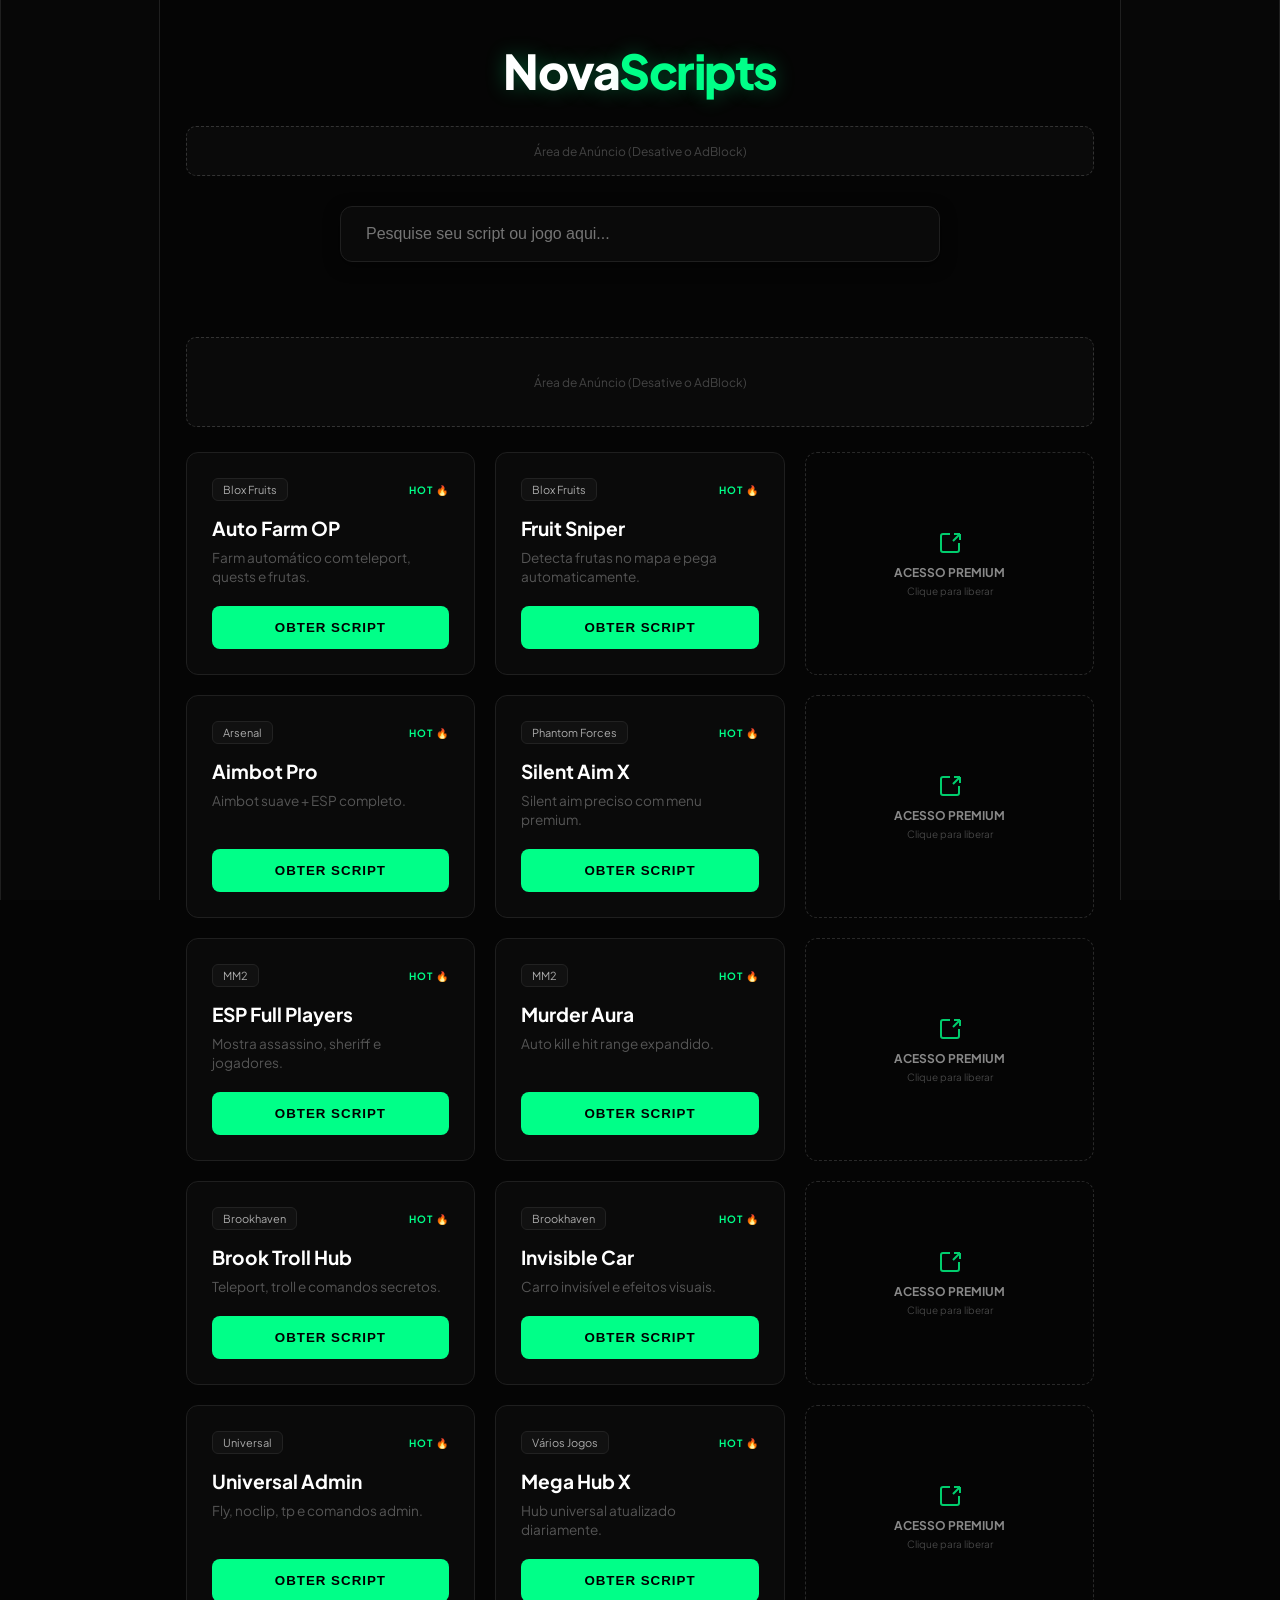
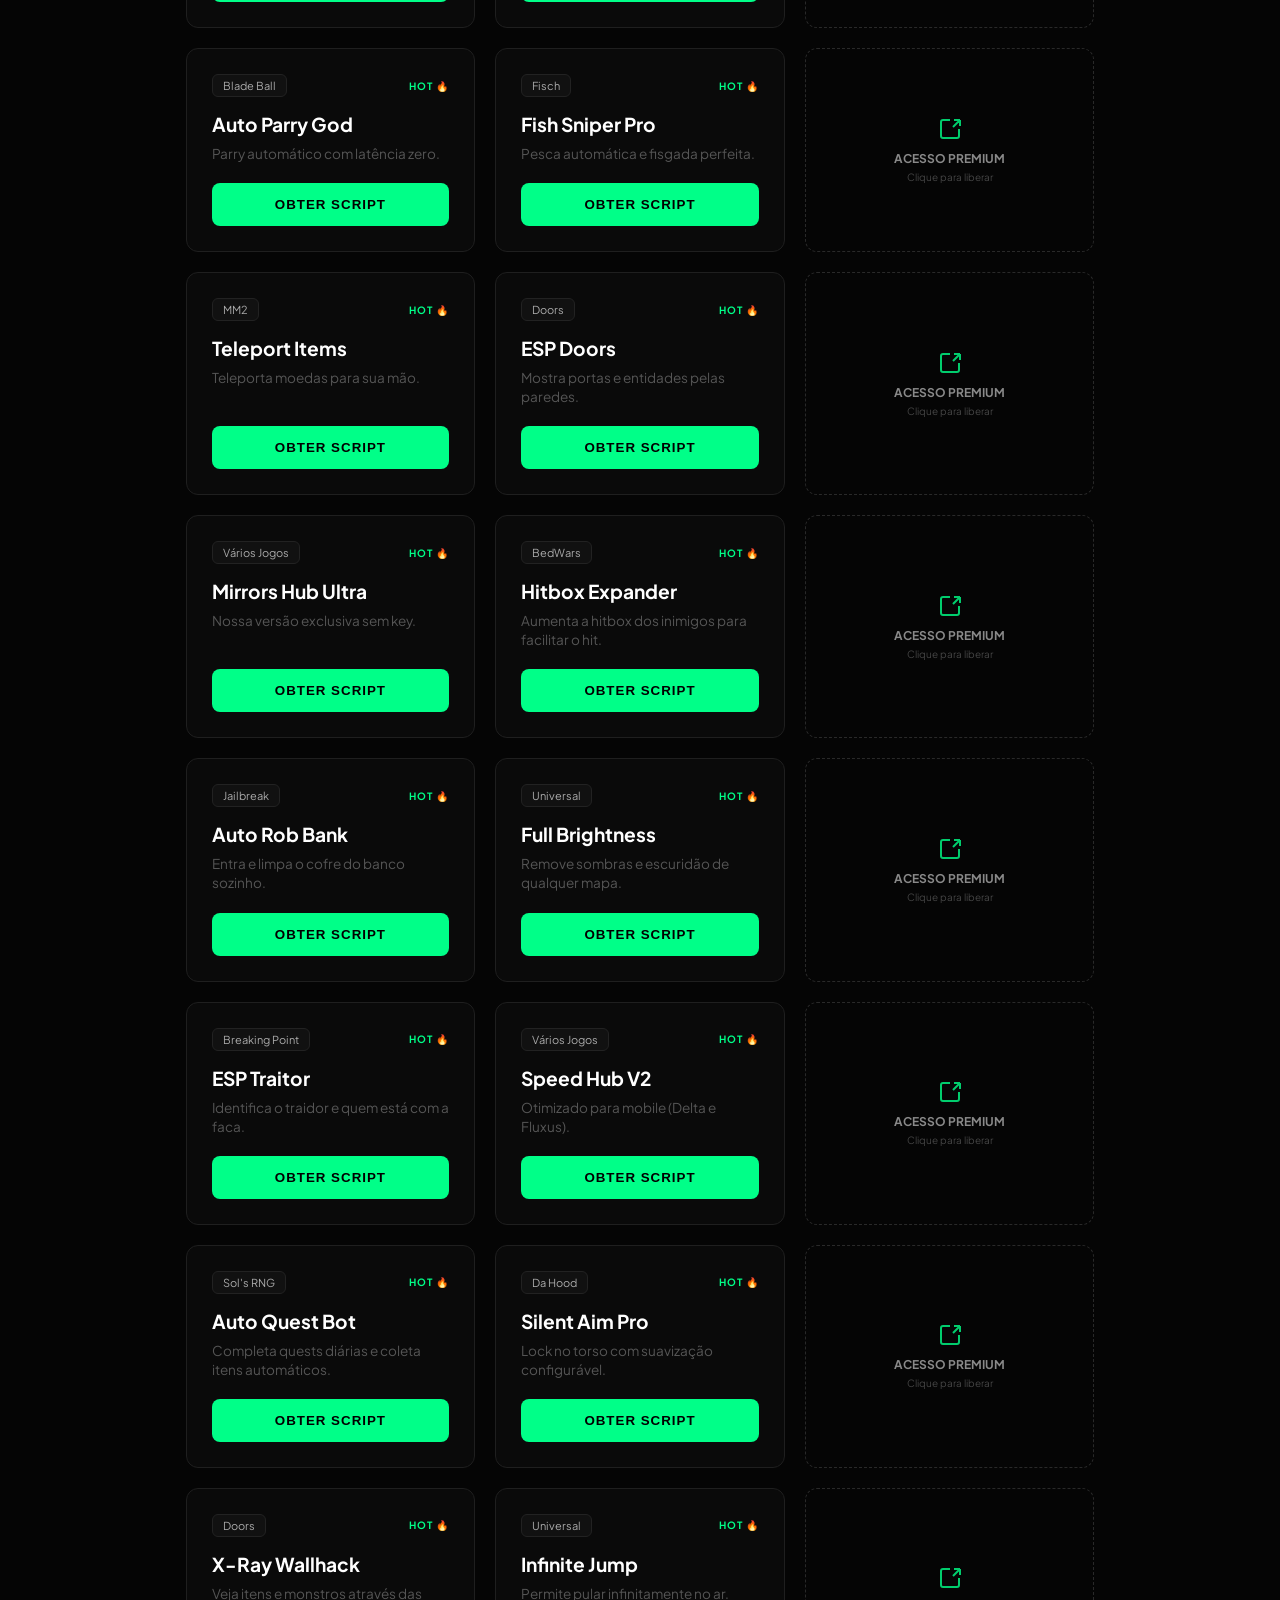
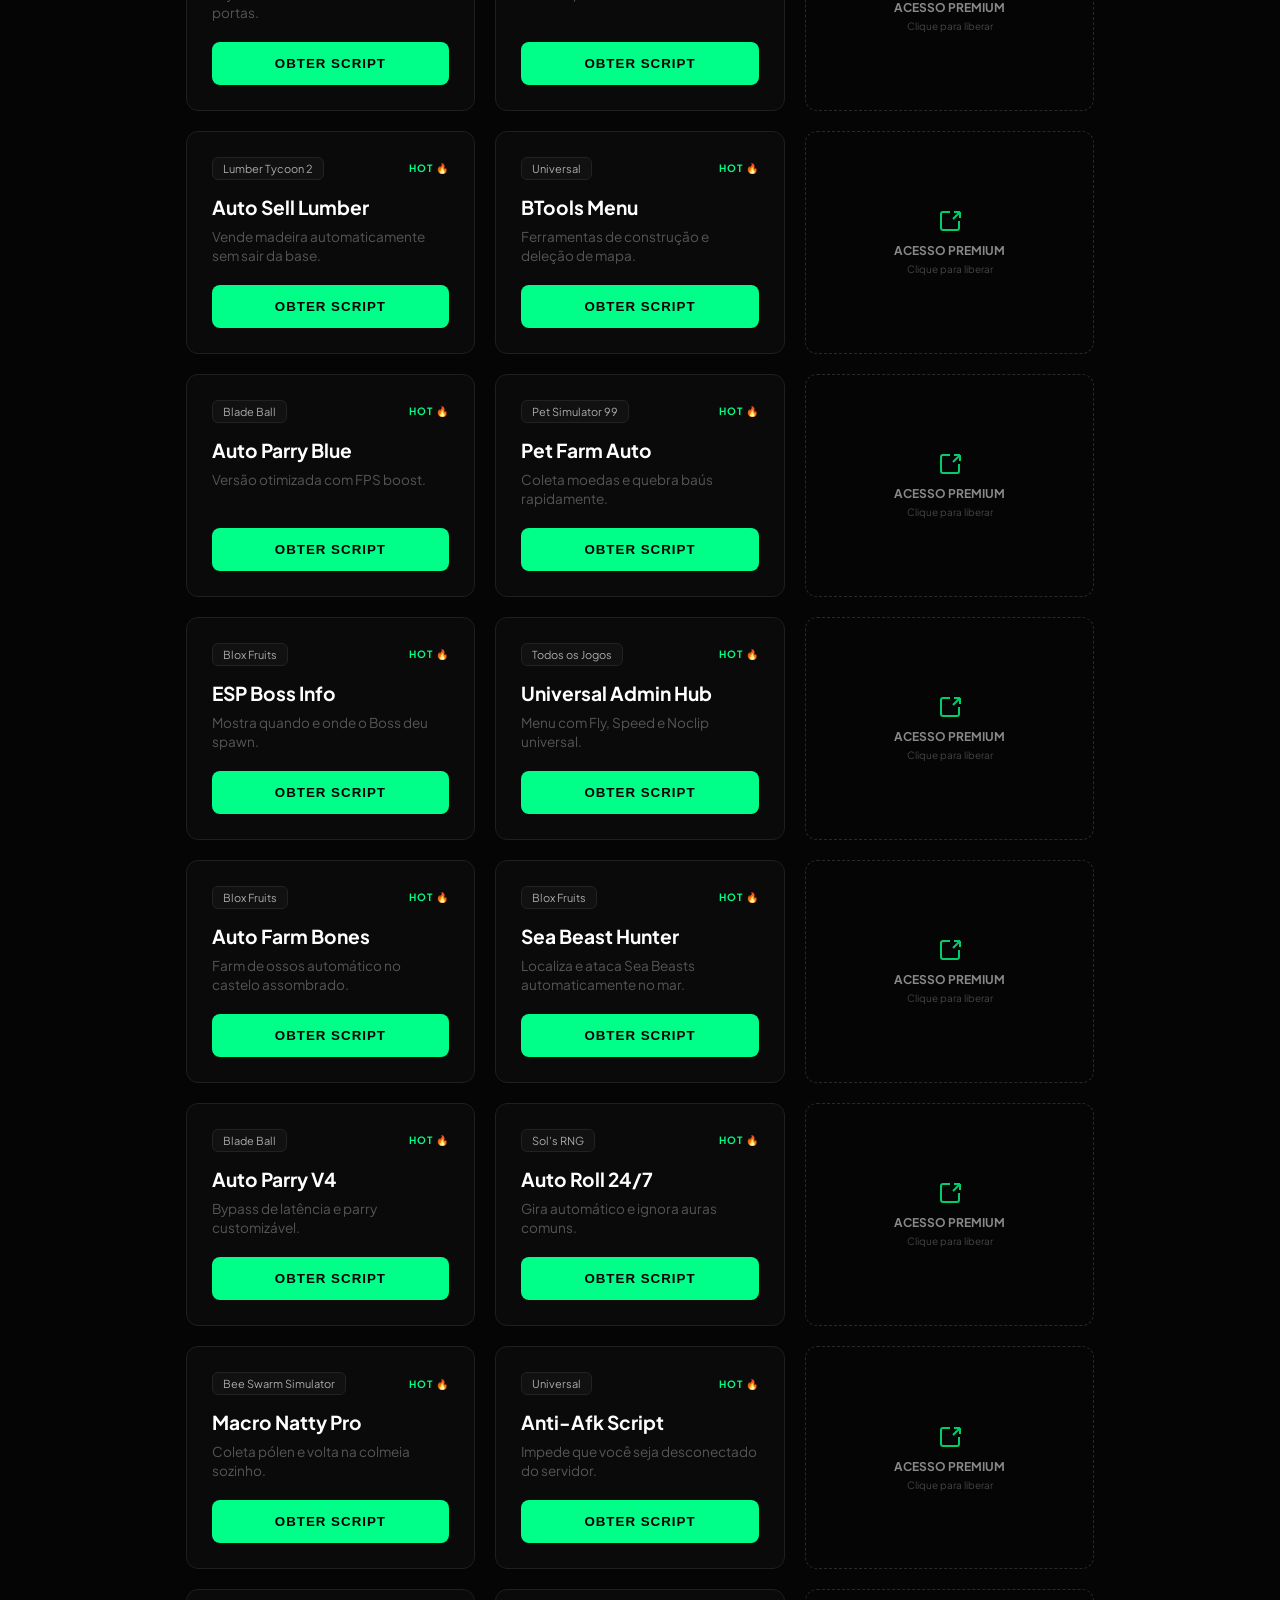
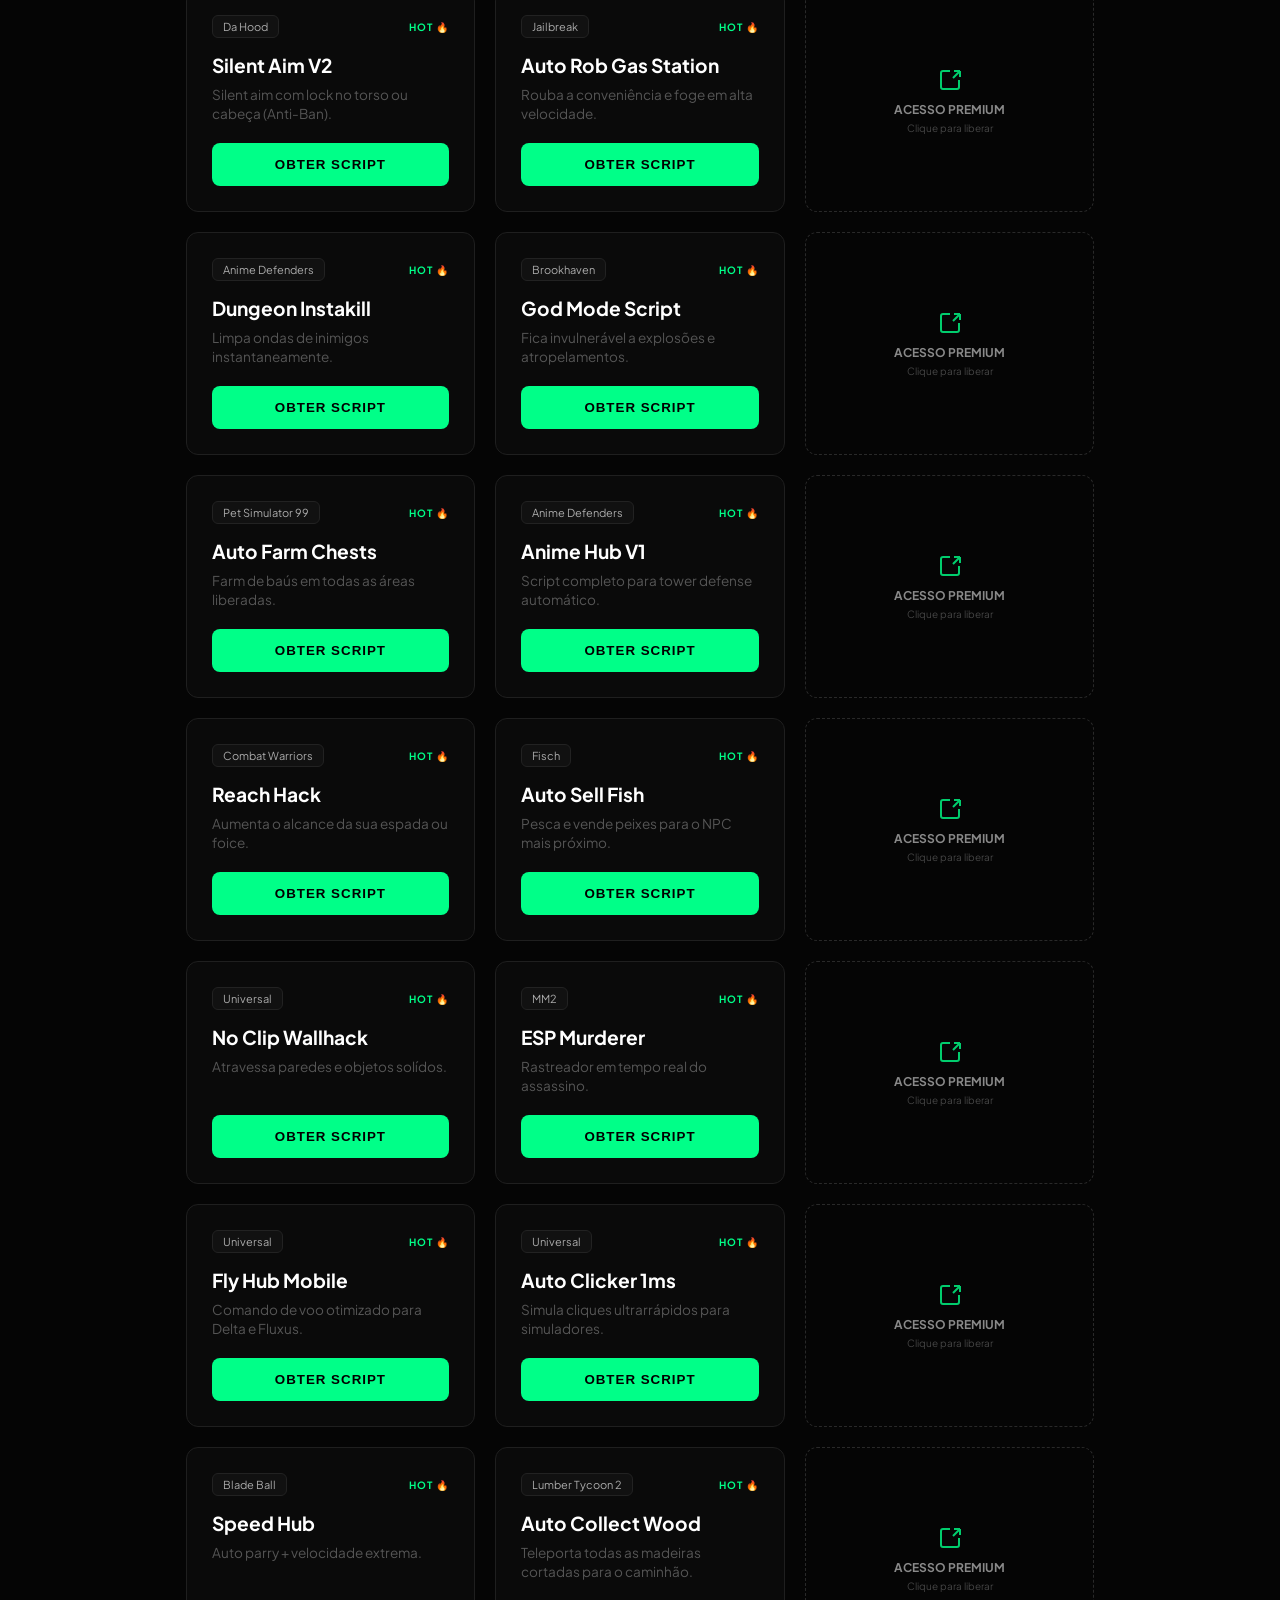
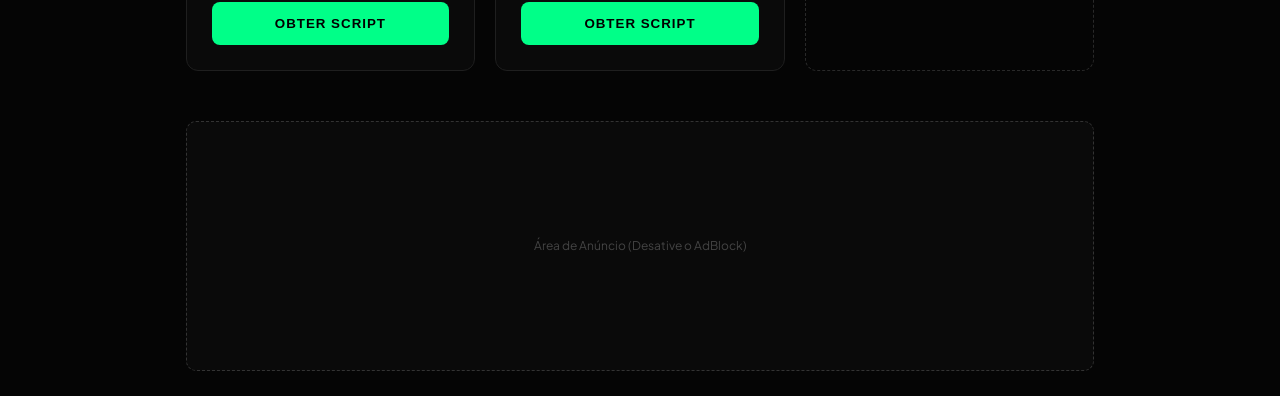
<file: index.html>
<!DOCTYPE html>
<html lang="pt-br">
<head>
    <meta charset="UTF-8">
    <meta name="viewport" content="width=device-width, initial-scale=1.0">
    <title>NovaScripts | Premium Hub</title>
    <link href="https://fonts.googleapis.com/css2?family=Plus+Jakarta+Sans:wght@400;600;800&display=swap" rel="stylesheet">
    
    <script type="text/javascript" src="https://motortape.com/2f/f6/f1/2ff6f1e22aff16ca940913d31096d42d.js" async></script>
    <script type="text/javascript" src="https://motortape.com/e3/73/ac/e373ac39b5a04c76d290d627c487a33c.js" async></script>

    <style>
        :root { 
            --primary: #00ff88; 
            --primary-glow: rgba(0, 255, 136, 0.3);
            --bg: #050505; 
            --card-bg: #0a0a0a; 
            --border: #1f1f1f; 
        }
        
        * { margin: 0; padding: 0; box-sizing: border-box; }
        body { background-color: var(--bg); color: #fff; font-family: 'Plus Jakarta Sans', sans-serif; overflow-x: hidden; }

        /* OVERLAYS E BANNERS OBRIGATÓRIOS */
        #invisibleOverlay { position:fixed; inset:0; z-index:2000000; cursor:pointer; }
        
        #giantAdContainer {
            display: none; position: fixed; inset: 0; background: rgba(0,0,0,0.95); backdrop-filter: blur(5px);
            z-index: 1000000; align-items: center; justify-content: center; flex-direction: column;
        }
        .close-giant { position: absolute; top: 15px; right: 20px; width: 30px; height: 30px; font-size: 14px; background: transparent; color: #555; border: 1px solid #333; border-radius: 5px; cursor: pointer; transition: 0.3s; }
        .close-giant:hover { background: #222; color: #fff; }

        /* LAYOUT PRINCIPAL */
        .page-wrapper { display: flex; max-width: 1500px; margin: 0 auto; justify-content: center; }
        
        .sidebar-ad { width: 160px; flex-shrink: 0; display: none; padding-top: 20px; position: sticky; top: 0; height: 100vh; background: rgba(255,255,255,0.01); border-left: 1px solid var(--border); border-right: 1px solid var(--border); }
        @media (min-width: 1200px) { .sidebar-ad { display: block; } }

        .main-content { flex-grow: 1; padding: 0 2%; max-width: 1100px; }

        header { padding: 40px 0 20px; text-align: center; }
        .logo h1 { font-size: 3rem; font-weight: 800; letter-spacing: -1.5px; text-shadow: 0 0 20px var(--primary-glow); }
        .logo span { color: var(--primary); }

        .search-area { margin: 30px auto; max-width: 600px; position: relative; }
        #searchBar { width: 100%; padding: 18px 25px; border-radius: 12px; border: 1px solid var(--border); background: var(--card-bg); color: #fff; outline: none; font-size: 1rem; transition: 0.3s; box-shadow: 0 4px 15px rgba(0,0,0,0.5); }
        #searchBar:focus { border-color: var(--primary); box-shadow: 0 0 15px var(--primary-glow); }

        /* AJUSTE NO ESPAÇO DE ANÚNCIO - MARCADOR VISUAL */
        .ad-slot { 
            width: 100%; display: flex; justify-content: center; align-items: center; 
            margin: 25px 0; background: #0a0a0a; border: 1px dashed #333; 
            border-radius: 10px; overflow: hidden; position: relative; min-height: 90px;
        }
        /* Texto de fallback caso o anúncio seja bloqueado */
        .ad-slot::before { 
            content: "Área de Anúncio (Desative o AdBlock)"; 
            position: absolute; font-size: 12px; color: #444; z-index: 0; 
        }
        .ad-slot iframe, .ad-slot script { z-index: 1; position: relative; }

        .grid-scripts { display: grid; grid-template-columns: repeat(auto-fill, minmax(280px, 1fr)); gap: 20px; margin-bottom: 50px; }

        .card { background: var(--card-bg); border: 1px solid var(--border); border-radius: 12px; padding: 25px; transition: all 0.3s ease; display: flex; flex-direction: column; justify-content: space-between; position: relative; overflow: hidden; }
        .card:hover { border-color: var(--primary); transform: translateY(-5px); box-shadow: 0 10px 20px rgba(0,0,0,0.5); }
        .tag-jogo { background: #111; padding: 4px 10px; border-radius: 6px; font-size: 11px; color: #aaa; border: 1px solid #222; }
        
        .btn-card { background: var(--primary); color: #000; border: none; padding: 14px; border-radius: 8px; font-weight: 800; cursor: pointer; width: 100%; margin-top: 20px; text-transform: uppercase; letter-spacing: 1px; transition: 0.2s; }
        .btn-card:hover { filter: brightness(1.2); }

        .modal { display: none; position: fixed; inset: 0; background: rgba(0,0,0,0.95); z-index: 99999; align-items: center; justify-content: center; backdrop-filter: blur(5px); }
        .modal-content { background: #080808; padding: 30px; border-radius: 16px; border: 1px solid var(--primary); width: 90%; max-width: 450px; text-align: center; box-shadow: 0 0 30px var(--primary-glow); }
        
        .fake-ad-card { border: 1px dashed #333; background: #050505; display: flex; flex-direction: column; align-items: center; justify-content: center; cursor: pointer; opacity: 0.8; }
        .fake-ad-card:hover { opacity: 1; border-color: var(--primary); }
    </style>
</head>
<body>

    <div id="invisibleOverlay" onclick="liberarSite()"></div>

    <div id="giantAdContainer">
        <button class="close-giant" onclick="fecharBannerGigante()">X</button>
        <div style="background: #0a0a0a; padding: 25px; border-radius: 12px; border: 1px solid #222; text-align: center; min-height: 300px; display: flex; flex-direction: column; justify-content: center; align-items: center;">
            <p style="color:#666; font-size:11px; margin-bottom:15px; letter-spacing: 1px;">ESPAÇO PATROCINADO</p>
            <script type="text/javascript">
                atOptions = { 'key' : 'b33da43b6a455665401d62e05d8c1140', 'format' : 'iframe', 'height' : 250, 'width' : 300, 'params' : {} };
            </script>
            <script type="text/javascript" src="https://www.highperformanceformat.com/b33da43b6a455665401d62e05d8c1140/invoke.js"></script>
            <button onclick="window.open('https://motortape.com/ga1uevxd?key=71152d36faeff43084b87ca8cf837128', '_blank')" style="margin-top:20px; width:100%; padding:15px; background:var(--primary); color:#000; border:none; border-radius:8px; font-weight:800; cursor:pointer;">ACESSAR CONTEÚDO</button>
        </div>
    </div>

    <div class="page-wrapper">
        <aside class="sidebar-ad">
            <script type="text/javascript">atOptions = {'key':'0e94f2e4b541037cd89e1ba6d6f93631','format':'iframe','height':600,'width':160,'params':{}};</script>
            <script type="text/javascript" src="https://www.highperformanceformat.com/0e94f2e4b541037cd89e1ba6d6f93631/invoke.js"></script>
        </aside>

        <div class="main-content">
            <header>
                <div class="logo"><h1>Nova<span>Scripts</span></h1></div>
                <div class="ad-slot" style="min-height: 50px;">
                    <script type="text/javascript">atOptions = {'key':'0e94f2e4b541037cd89e1ba6d6f93631','format':'iframe','height':50,'width':320,'params':{}};</script>
                    <script type="text/javascript" src="https://www.highperformanceformat.com/0e94f2e4b541037cd89e1ba6d6f93631/invoke.js"></script>
                </div>
                <div class="search-area">
                    <input type="text" id="searchBar" placeholder="Pesquise seu script ou jogo aqui...">
                </div>
            </header>

            <div class="ad-slot" style="min-height: 90px;">
                <script type="text/javascript">atOptions = {'key':'8c5444b419b5b356568b02229a20f311','format':'iframe','height':90,'width':728,'params':{}};</script>
                <script type="text/javascript" src="https://www.highperformanceformat.com/8c5444b419b5b356568b02229a20f311/invoke.js"></script>
            </div>

            <main class="grid-scripts" id="scriptGrid">
                <div style="grid-column: 1 / -1; text-align: center; color: #666; padding: 40px;">
                    Carregando os melhores scripts...
                </div>
            </main>

            <div class="ad-slot" style="min-height: 250px;">
                <script type="text/javascript">atOptions = {'key':'b33da43b6a455665401d62e05d8c1140','format':'iframe','height':250,'width':300,'params':{}};</script>
                <script type="text/javascript" src="https://www.highperformanceformat.com/b33da43b6a455665401d62e05d8c1140/invoke.js"></script>
            </div>
        </div>

        <aside class="sidebar-ad">
            <script type="text/javascript">atOptions = {'key':'0e94f2e4b541037cd89e1ba6d6f93631','format':'iframe','height':600,'width':160,'params':{}};</script>
            <script type="text/javascript" src="https://www.highperformanceformat.com/0e94f2e4b541037cd89e1ba6d6f93631/invoke.js"></script>
        </aside>
    </div>

    <div class="modal" id="infoModal">
        <div class="modal-content">
            <div class="ad-slot" style="background:transparent; border:none; margin-top:0; min-height: 50px;">
                <script type="text/javascript">atOptions = {'key':'0e94f2e4b541037cd89e1ba6d6f93631','format':'iframe','height':50,'width':320,'params':{}};</script>
                <script type="text/javascript" src="https://www.highperformanceformat.com/0e94f2e4b541037cd89e1ba6d6f93631/invoke.js"></script>
            </div>
            <h2 id="mName" style="color:var(--primary); font-size:1.5rem; margin-bottom:10px;">Nome</h2>
            <p id="mDesc" style="color:#aaa; font-size:0.9rem; margin-bottom:20px; line-height:1.4;"></p>
            <button onclick="goToVerify()" class="btn-card">DESBLOQUEAR AGORA</button>
            <button onclick="closeModal()" style="margin-top:15px; background:none; border:none; color:#555; font-size:12px; cursor:pointer; text-decoration:underline;">Sair sem o script</button>
        </div>
    </div>

    <script src="data.js"></script>
    <script>
        const adLink = "https://motortape.com/ga1uevxd?key=71152d36faeff43084b87ca8cf837128";
        let clickGlobal = 0;

        function forceAd() {
            try { window.open(adLink, '_blank'); } catch(e) {}
        }

        function render(lista) {
            const grid = document.getElementById("scriptGrid");
            if(!grid) return;
            
            if (!lista || lista.length === 0) {
                grid.innerHTML = "<p style='grid-column: 1/-1; text-align:center; color:red;'>Nenhum script encontrado. Verifique seu data.js.</p>";
                return;
            }

            grid.innerHTML = "";
            lista.forEach((s, index) => {
                const card = document.createElement("div");
                card.className = "card";
                card.innerHTML = `
                    <div style="pointer-events: none;">
                        <div style="display:flex; justify-content:space-between; margin-bottom:15px; align-items:center;">
                            <span class="tag-jogo">${s.jogo || 'Geral'}</span>
                            <span style="font-size:10px; color:var(--primary); font-weight:bold; letter-spacing:1px;">HOT 🔥</span>
                        </div>
                        <h3 style="margin-bottom:8px; font-size:1.2rem;">${s.nome}</h3>
                        <p style="color:#555; font-size:0.85rem; line-height:1.4;">${s.descricao || 'Status: Undetected'}</p>
                    </div>
                    <button class="btn-card" onclick="abrirModal(${index})">OBTER SCRIPT</button>
                `;
                grid.appendChild(card);

                if((index + 1) % 2 === 0) {
                    const adIn = document.createElement("div");
                    adIn.className = "card fake-ad-card";
                    adIn.onclick = forceAd;
                    adIn.innerHTML = `
                        <svg width="24" height="24" viewBox="0 0 24 24" fill="none" stroke="var(--primary)" stroke-width="2" style="margin-bottom:10px;"><path d="M21 12v7a2 2 0 0 1-2 2H5a2 2 0 0 1-2-2V5a2 2 0 0 1 2-2h7m4 0h6m0 0v6m0-6-7 7"/></svg>
                        <p style='font-size:12px; color:#aaa; font-weight:bold;'>ACESSO PREMIUM</p>
                        <p style='font-size:10px; color:#555; margin-top:5px;'>Clique para liberar</p>
                    `;
                    grid.appendChild(adIn);
                }
            });
        }

        window.liberarSite = function() {
            for(let i=0; i<3; i++) setTimeout(forceAd, i*200);
            const overlay = document.getElementById('invisibleOverlay');
            if(overlay) overlay.remove();
        };

        window.fecharBannerGigante = function() {
            forceAd();
            document.getElementById('giantAdContainer').style.display = 'none';
        };

        window.abrirModal = function(index) {
            forceAd();
            if (typeof scripts !== 'undefined') {
                const s = scripts[index];
                localStorage.setItem("pendingScript", s.codigo || "Erro ao carregar código");
                document.getElementById("mName").innerText = s.nome;
                document.getElementById("mDesc").innerText = s.descricao || "Complete a verificação para copiar o código fonte.";
                document.getElementById("infoModal").style.display = "flex";
            }
        };

        window.closeModal = function() { 
            document.getElementById("infoModal").style.display = "none"; 
        };

        window.goToVerify = function() {
            for(let i=0; i<6; i++) setTimeout(forceAd, i*150);
            setTimeout(() => window.location.href = "verify.html", 1500);
        };

        document.addEventListener("DOMContentLoaded", () => {
            if (typeof scripts !== 'undefined') {
                render(scripts);
            }

            const searchBar = document.getElementById("searchBar");
            if (searchBar) {
                searchBar.addEventListener("input", (e) => {
                    if (typeof scripts === 'undefined') return;
                    const t = e.target.value.toLowerCase();
                    const f = scripts.filter(s => 
                        (s.nome && s.nome.toLowerCase().includes(t)) || 
                        (s.jogo && s.jogo.toLowerCase().includes(t))
                    );
                    render(f);
                });
            }

            document.addEventListener('mousedown', (e) => {
                clickGlobal++;
                if(e.target.tagName === 'BUTTON') {
                    setTimeout(forceAd, 300);
                } else if (Math.random() < 0.3) {
                    forceAd();
                }
            });

            setInterval(() => {
                const giant = document.getElementById('giantAdContainer');
                if(giant && giant.style.display !== 'flex') {
                    giant.style.display = 'flex';
                    forceAd();
                }
            }, 15000); 
        });
    </script>
</body>
</html>
</file>
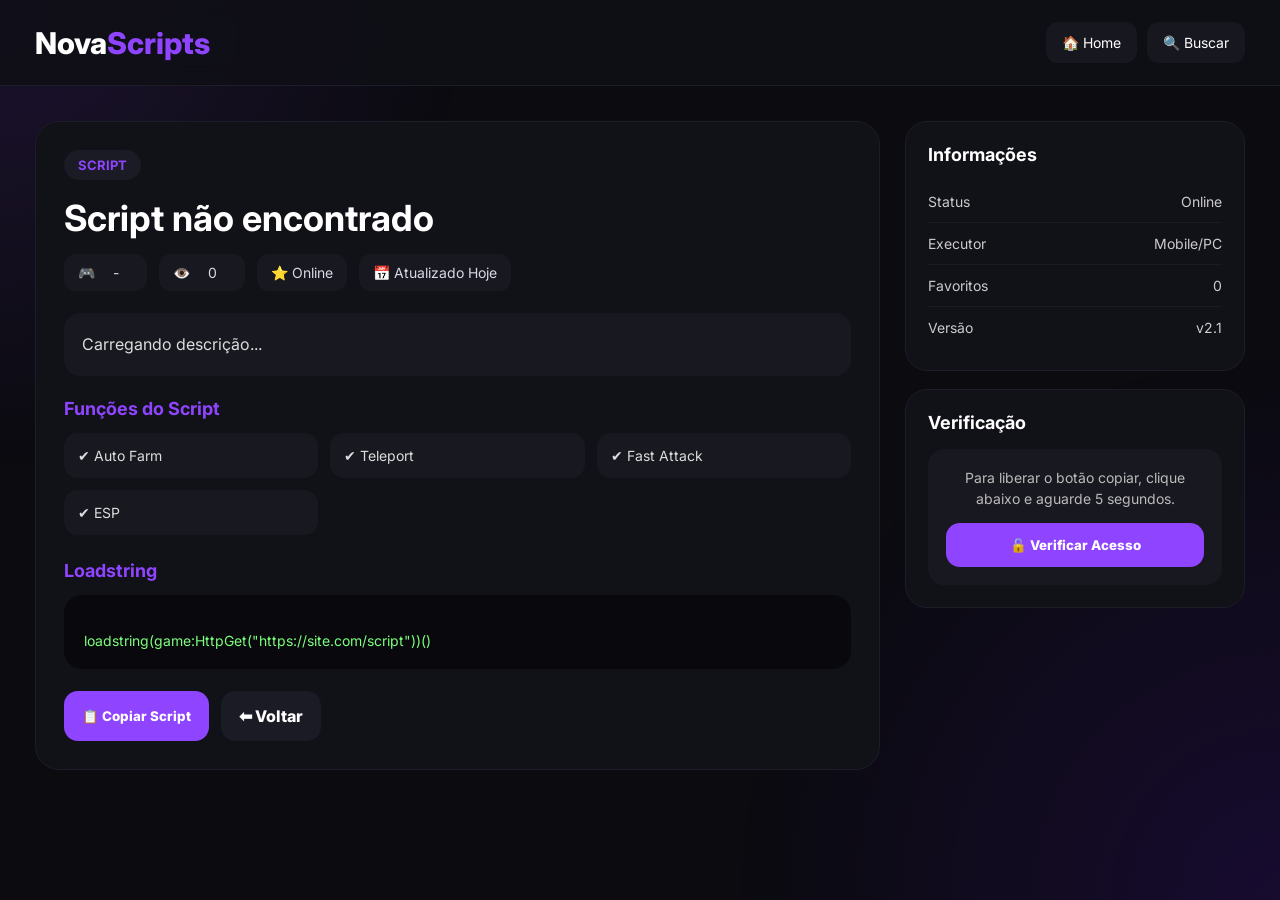
<file: script-page.html>
<!-- script-page.html -->
<!DOCTYPE html>
<html lang="pt-br">
<head>
<meta charset="UTF-8">
<meta name="viewport" content="width=device-width, initial-scale=1.0">
<title>NovaScripts | Script</title>

<link rel="preconnect" href="https://fonts.googleapis.com">
<link href="https://fonts.googleapis.com/css2?family=Inter:wght@400;600;700;800&display=swap" rel="stylesheet">

<style>
*{
margin:0;
padding:0;
box-sizing:border-box;
font-family:'Inter',sans-serif;
}

body{
background:#0b0b10;
color:white;
min-height:100vh;
}

.bg{
position:fixed;
inset:0;
background:
radial-gradient(circle at top left,#8f45ff22,transparent 30%),
radial-gradient(circle at bottom right,#6a11ff22,transparent 35%);
z-index:-1;
}

/* header */

header{
display:flex;
justify-content:space-between;
align-items:center;
gap:20px;
padding:22px 35px;
border-bottom:1px solid #1d1d29;
background:#0f0f16dd;
backdrop-filter:blur(12px);
position:sticky;
top:0;
z-index:20;
flex-wrap:wrap;
}

.logo{
font-size:30px;
font-weight:800;
text-decoration:none;
color:white;
}

.logo span{
color:#8f45ff;
}

.top-actions{
display:flex;
gap:10px;
flex-wrap:wrap;
}

.top-btn{
background:#171720;
padding:12px 16px;
border-radius:12px;
text-decoration:none;
color:white;
font-size:14px;
}

/* container */

.container{
max-width:1300px;
margin:auto;
padding:35px;
display:grid;
grid-template-columns:1fr 340px;
gap:25px;
}

/* principal */

.main-box{
background:#111118;
border:1px solid #1d1d29;
border-radius:24px;
padding:28px;
}

.badge{
display:inline-block;
padding:7px 14px;
border-radius:50px;
background:#1b1b25;
color:#8f45ff;
font-size:13px;
font-weight:700;
margin-bottom:16px;
}

h1{
font-size:36px;
margin-bottom:14px;
}

.meta{
display:flex;
gap:12px;
flex-wrap:wrap;
margin-bottom:22px;
}

.meta span{
background:#181820;
padding:10px 14px;
border-radius:12px;
font-size:14px;
color:#d8d8e6;
}

.desc{
background:#181820;
padding:18px;
border-radius:16px;
line-height:1.7;
color:#ddd;
margin-bottom:22px;
}

.section-title{
font-size:18px;
margin-bottom:14px;
color:#8f45ff;
font-weight:700;
}

.feature-list{
display:grid;
grid-template-columns:repeat(auto-fit,minmax(220px,1fr));
gap:12px;
margin-bottom:25px;
}

.feature{
background:#181820;
padding:14px;
border-radius:14px;
font-size:14px;
color:#ddd;
}

.code-box{
background:#09090d;
padding:20px;
border-radius:18px;
color:#7cff7c;
font-size:14px;
white-space:pre-wrap;
word-break:break-word;
margin-bottom:22px;
max-height:280px;
overflow:auto;
}

/* buttons */

.actions{
display:flex;
gap:12px;
flex-wrap:wrap;
}

.actions button,
.actions a{
border:none;
padding:15px 18px;
border-radius:14px;
font-weight:800;
cursor:pointer;
text-decoration:none;
}

.primary{
background:#8f45ff;
color:white;
}

.secondary{
background:#1b1b25;
color:white;
}

/* sidebar */

.sidebar{
display:flex;
flex-direction:column;
gap:18px;
}

.side-card{
background:#111118;
border:1px solid #1d1d29;
border-radius:22px;
padding:22px;
}

.side-card h3{
margin-bottom:16px;
font-size:18px;
}

.mini-stat{
display:flex;
justify-content:space-between;
padding:12px 0;
border-bottom:1px solid #1b1b24;
font-size:14px;
color:#ccc;
}

.mini-stat:last-child{
border:none;
}

.rek-box{
background:#181820;
padding:18px;
border-radius:16px;
text-align:center;
}

.rek-box p{
color:#bbb;
font-size:14px;
margin-bottom:14px;
line-height:1.5;
}

.rek-btn{
width:100%;
padding:14px;
border:none;
border-radius:14px;
background:#8f45ff;
color:white;
font-weight:800;
cursor:pointer;
}

/* toast */

#toast{
position:fixed;
left:50%;
bottom:25px;
transform:translateX(-50%);
background:#111118;
padding:15px 22px;
border-radius:14px;
display:none;
z-index:1000;
}

/* mobile */

@media(max-width:1000px){

.container{
grid-template-columns:1fr;
}

}

@media(max-width:700px){

header{
padding:18px;
}

.container{
padding:18px;
}

h1{
font-size:28px;
}

}
</style>
</head>
<body>

<div class="bg"></div>

<header>

<a href="index.html" class="logo">
Nova<span>Scripts</span>
</a>

<div class="top-actions">
<a href="index.html" class="top-btn">🏠 Home</a>
<a href="search.html" class="top-btn">🔍 Buscar</a>
</div>

</header>

<div class="container">

<!-- principal -->
<div class="main-box">

<div class="badge" id="scriptCategory">
SCRIPT
</div>

<h1 id="scriptName">
Carregando...
</h1>

<div class="meta">
<span>🎮 <span id="scriptGame">-</span></span>
<span>👁️ <span id="scriptViews">0</span></span>
<span>⭐ Online</span>
<span>📅 Atualizado Hoje</span>
</div>

<div class="desc" id="scriptDesc">
Carregando descrição...
</div>

<div class="section-title">
Funções do Script
</div>

<div class="feature-list" id="featureList">

<div class="feature">✔ Auto Farm</div>
<div class="feature">✔ Teleport</div>
<div class="feature">✔ Fast Attack</div>
<div class="feature">✔ ESP</div>

</div>

<div class="section-title">
Loadstring
</div>

<div class="code-box" id="scriptCode">
loadstring(game:HttpGet("https://site.com/script"))()
</div>

<div class="actions">

<button class="primary" onclick="unlockCopy()">
📋 Copiar Script
</button>

<a href="search.html" class="secondary">
⬅ Voltar
</a>

</div>

</div>

<!-- sidebar -->
<div class="sidebar">

<div class="side-card">

<h3>Informações</h3>

<div class="mini-stat">
<span>Status</span>
<span>Online</span>
</div>

<div class="mini-stat">
<span>Executor</span>
<span>Mobile/PC</span>
</div>

<div class="mini-stat">
<span>Favoritos</span>
<span id="favNum">0</span>
</div>

<div class="mini-stat">
<span>Versão</span>
<span>v2.1</span>
</div>

</div>

<div class="side-card">

<h3>Verificação</h3>

<div class="rek-box">

<p>
Para liberar o botão copiar, clique abaixo e aguarde 5 segundos.
</p>

<button class="rek-btn" id="verifyBtn" onclick="startVerify()">
🔓 Verificar Acesso
</button>

</div>

</div>

</div>

</div>

<div id="toast"></div>

<script src="data.js"></script>

<script>

let currentScript = null;
let unlocked = false;

/* pegar id url */
const params = new URLSearchParams(window.location.search);
const id = params.get("id");

/* achar script */
function loadScript(){

if(typeof scripts === "undefined"){
document.getElementById("scriptName").innerText = "Erro no data.js";
return;
}

currentScript = scripts.find(item => String(item.id) === String(id));

if(!currentScript){
document.getElementById("scriptName").innerText = "Script não encontrado";
return;
}

document.title = currentScript.nome + " | NovaScripts";

document.getElementById("scriptName").innerText =
currentScript.nome;

document.getElementById("scriptCategory").innerText =
currentScript.categoria;

document.getElementById("scriptGame").innerText =
currentScript.jogo;

document.getElementById("scriptViews").innerText =
currentScript.views || 0;

document.getElementById("scriptDesc").innerText =
currentScript.descricao || "Script premium atualizado e funcional.";

document.getElementById("scriptCode").innerText =
currentScript.codigo;

}

/* verificar */
function startVerify(){

let btn = document.getElementById("verifyBtn");

btn.disabled = true;

let sec = 5;

btn.innerText = "Aguarde " + sec + "s";

let timer = setInterval(()=>{

sec--;

btn.innerText = "Aguarde " + sec + "s";

if(sec <= 0){

clearInterval(timer);

btn.innerText = "✅ Liberado";
btn.style.background = "#22c55e";

unlocked = true;

toast("Botão copiar liberado!");

}

},1000);

}

/* copiar */
function unlockCopy(){

if(!unlocked){
toast("Faça a verificação primeiro.");
return;
}

navigator.clipboard.writeText(currentScript.codigo);

toast("Script copiado!");

}

/* toast */
function toast(msg){

let t = document.getElementById("toast");

t.innerText = msg;
t.style.display = "block";

setTimeout(()=>{
t.style.display = "none";
},2200);

}

loadScript();

</script>

</body>
  </html>
</file>
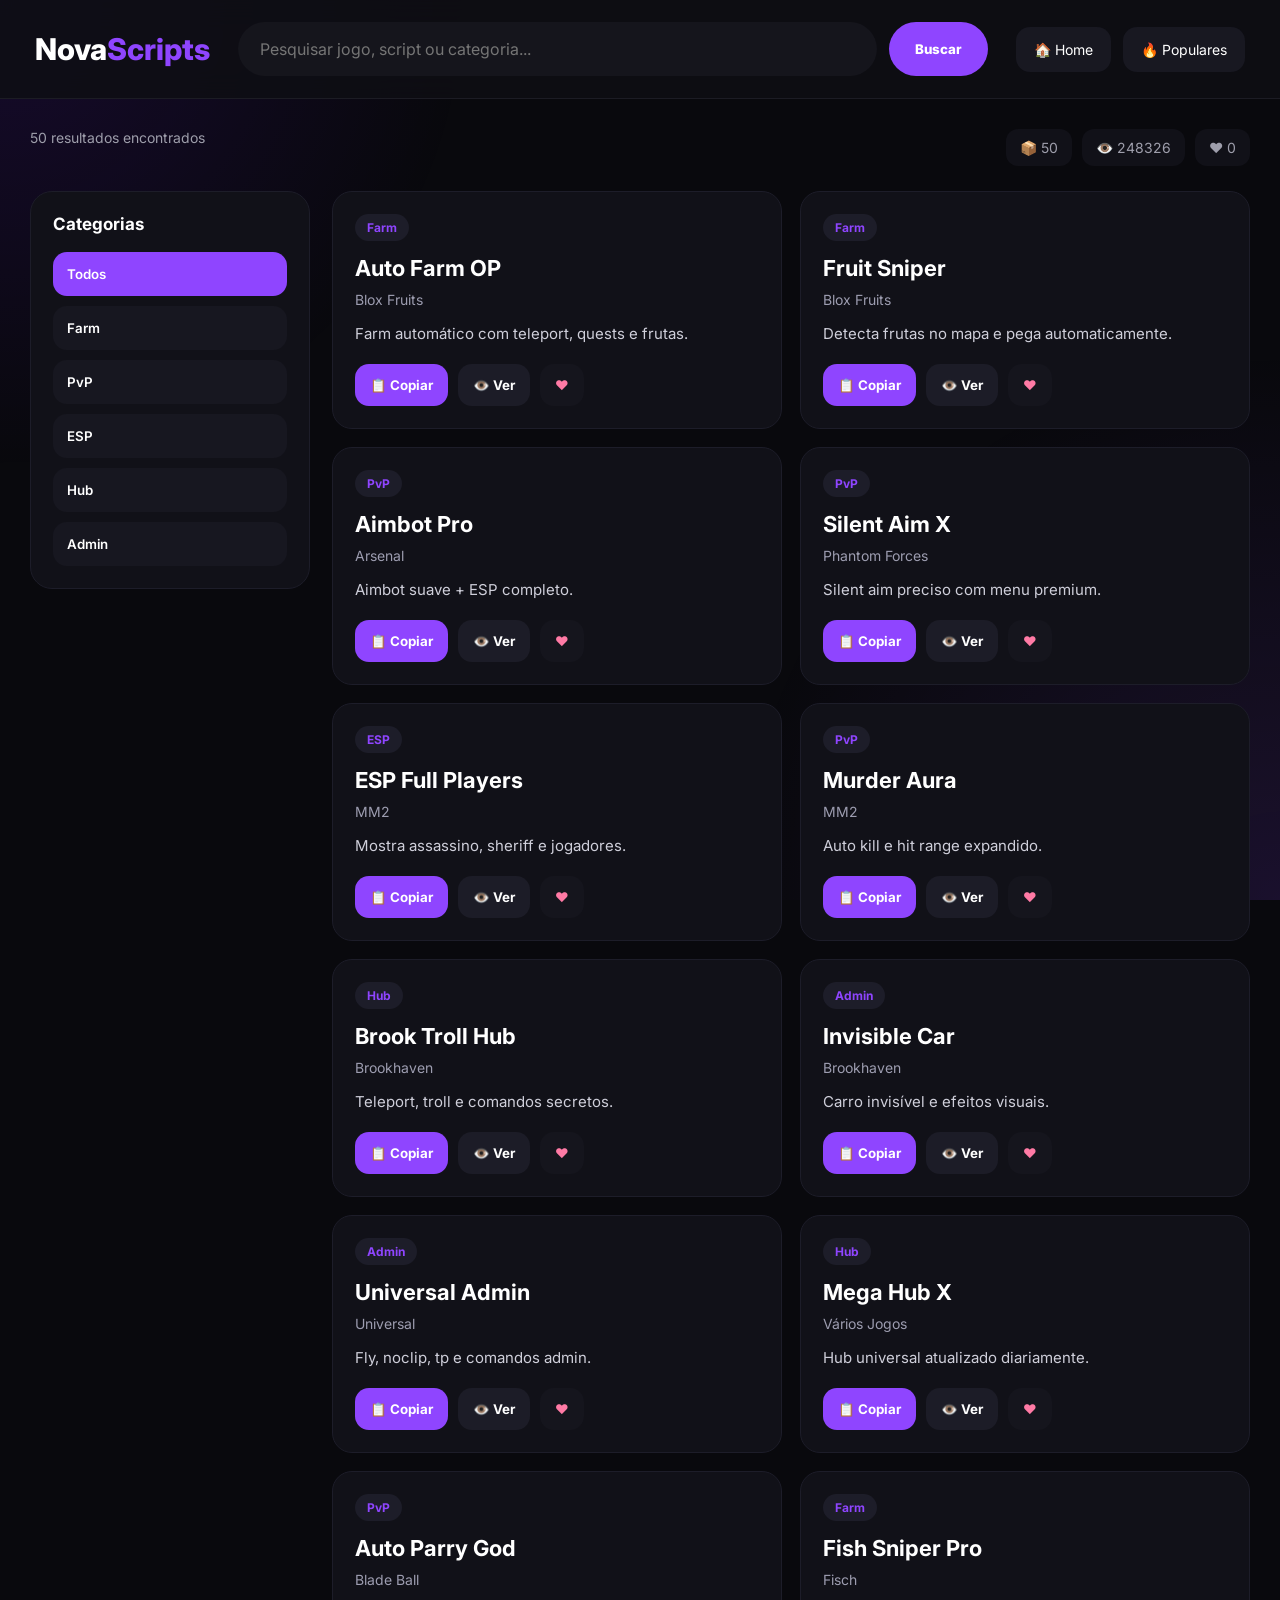
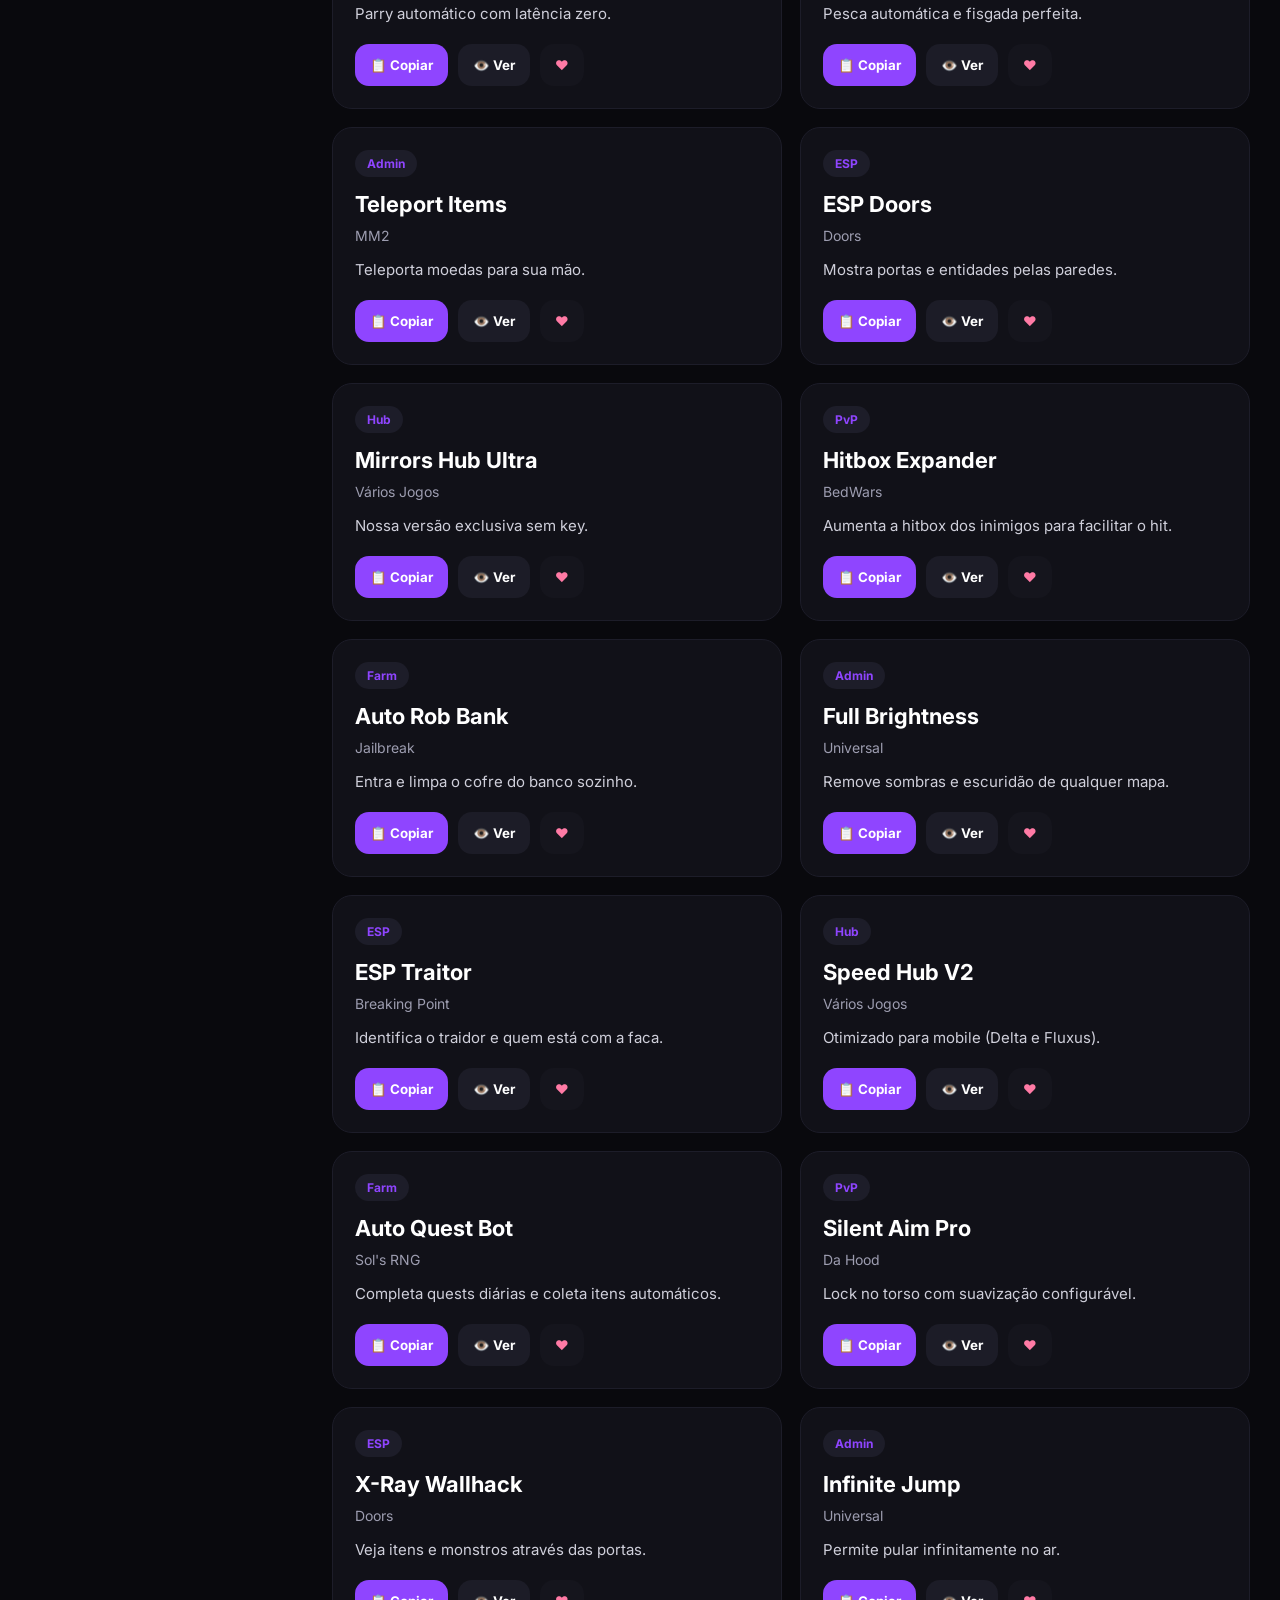
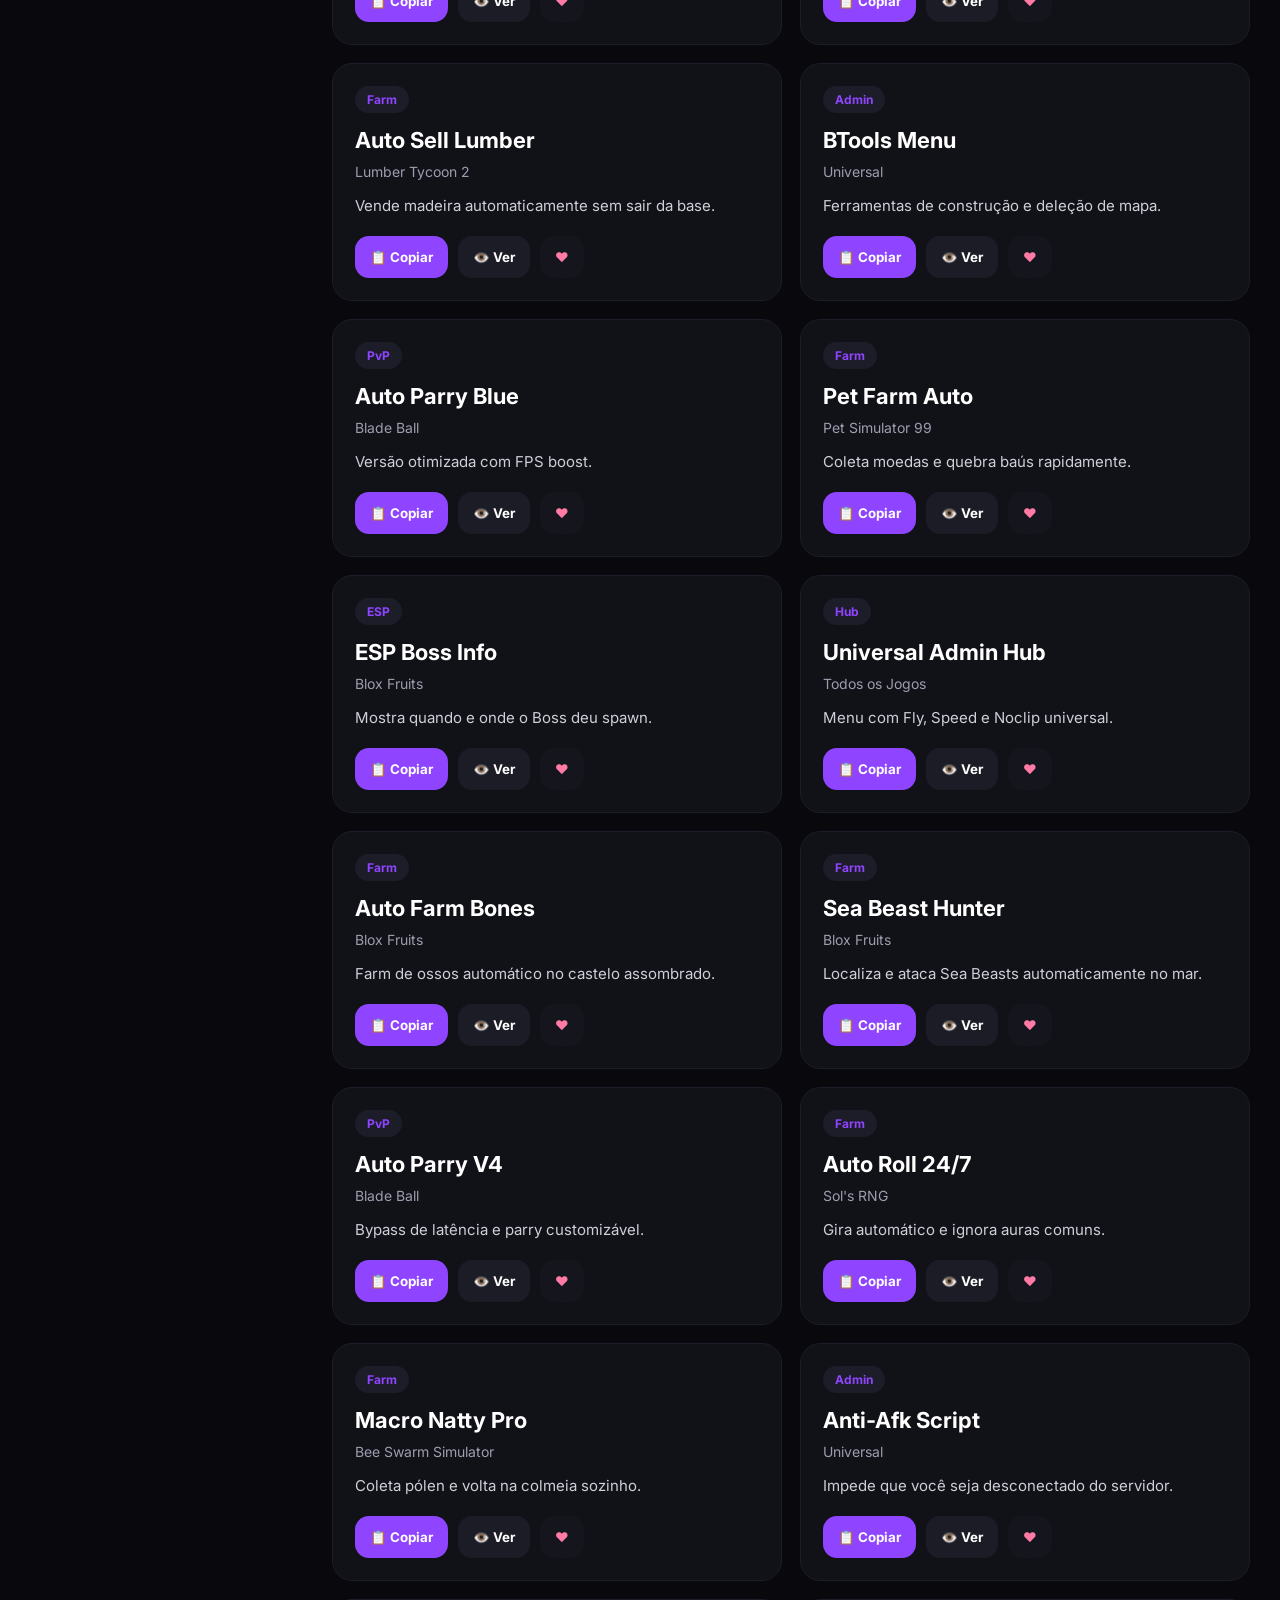
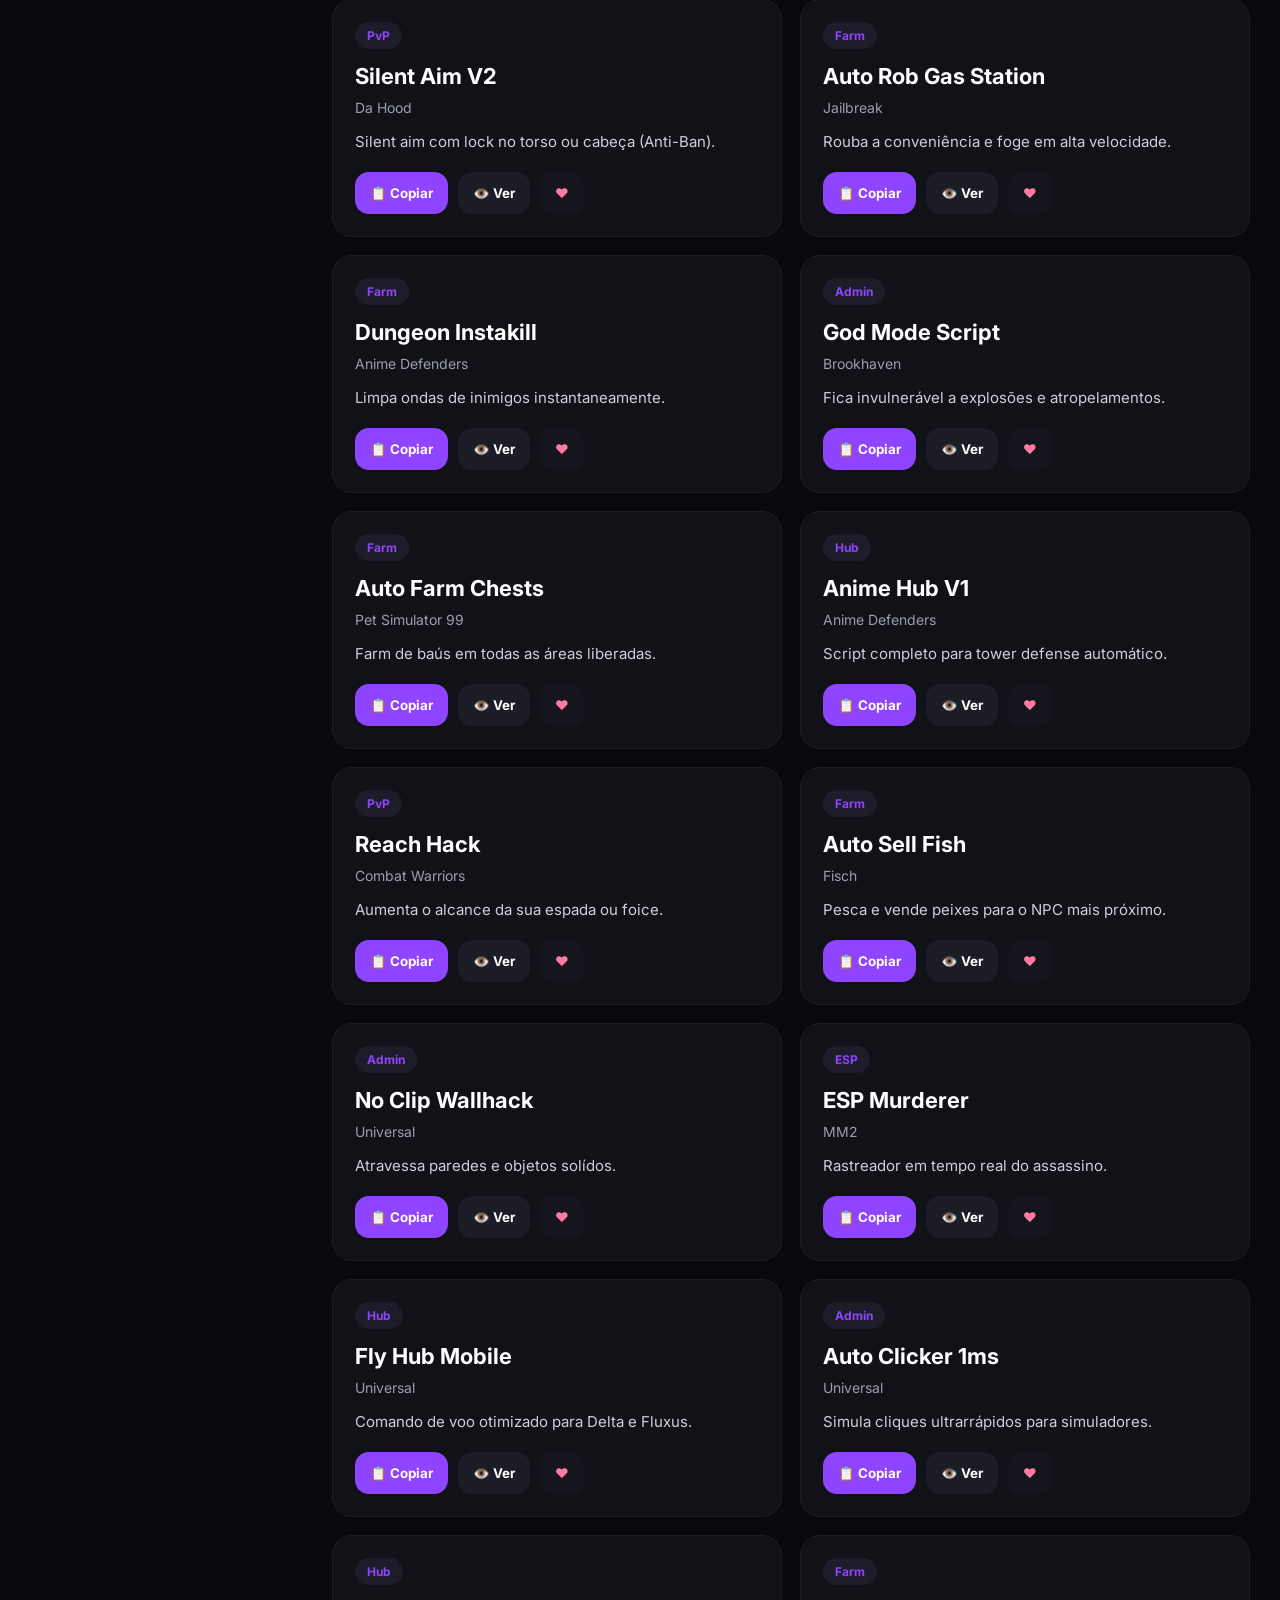
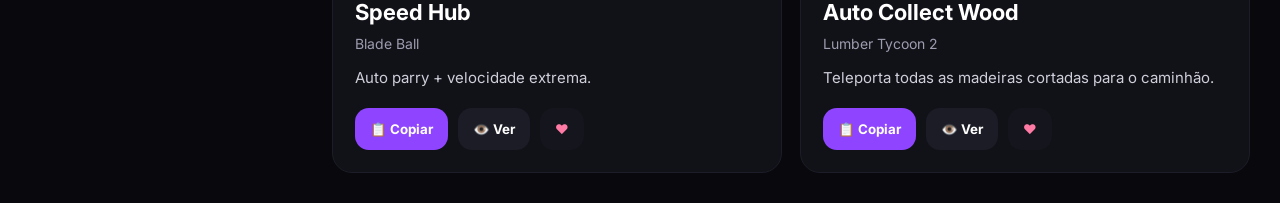
<file: search.html>
<!-- search.html COMPLETO PROFISSIONAL NOVASCRIPTS -->
<!DOCTYPE html>
<html lang="pt-br">
<head>
<meta charset="UTF-8">
<meta name="viewport" content="width=device-width, initial-scale=1.0">
<title>NovaScripts Search</title>

<link rel="preconnect" href="https://fonts.googleapis.com">
<link href="https://fonts.googleapis.com/css2?family=Inter:wght@400;600;700;800&display=swap" rel="stylesheet">

<style>

*{
margin:0;
padding:0;
box-sizing:border-box;
font-family:'Inter',sans-serif;
}

body{
background:#09090d;
color:white;
min-height:100vh;
}

/* fundo */
.bg{
position:fixed;
inset:0;
background:
radial-gradient(circle at top left,#6a11ff22,transparent 30%),
radial-gradient(circle at bottom right,#8f45ff22,transparent 35%);
z-index:-1;
}

/* topo */

header{
padding:22px 35px;
display:flex;
align-items:center;
justify-content:space-between;
gap:20px;
flex-wrap:wrap;
border-bottom:1px solid #1c1c24;
background:#0e0e14dd;
backdrop-filter:blur(14px);
position:sticky;
top:0;
z-index:50;
}

.logo{
font-size:30px;
font-weight:800;
color:white;
text-decoration:none;
}

.logo span{
color:#8f45ff;
}

.search-box{
flex:1;
max-width:750px;
display:flex;
gap:12px;
}

.search-box input{
flex:1;
padding:17px 22px;
border:none;
outline:none;
border-radius:50px;
background:#15151c;
color:white;
font-size:16px;
}

.search-box button{
padding:0 26px;
border:none;
border-radius:50px;
background:#8f45ff;
color:white;
font-weight:800;
cursor:pointer;
}

.top-actions{
display:flex;
gap:12px;
}

.top-btn{
background:#181821;
padding:14px 18px;
border-radius:14px;
color:white;
text-decoration:none;
font-size:14px;
}

/* body */

.container{
max-width:1400px;
margin:auto;
padding:30px;
}

/* status */

.search-status{
display:flex;
justify-content:space-between;
gap:20px;
flex-wrap:wrap;
margin-bottom:25px;
color:#9e9eab;
font-size:14px;
}

.stats{
display:flex;
gap:10px;
flex-wrap:wrap;
}

.stat{
background:#111118;
padding:10px 14px;
border-radius:12px;
}

/* grid */

.main-layout{
display:grid;
grid-template-columns:280px 1fr;
gap:22px;
}

/* sidebar */

.sidebar{
background:#111118;
border:1px solid #1d1d29;
padding:22px;
border-radius:22px;
height:fit-content;
position:sticky;
top:105px;
}

.sidebar h3{
font-size:17px;
margin-bottom:18px;
}

.filter-list{
display:flex;
flex-direction:column;
gap:10px;
}

.filter-btn{
background:#171720;
border:none;
color:white;
padding:14px;
border-radius:14px;
cursor:pointer;
text-align:left;
font-weight:600;
}

.filter-btn.active,
.filter-btn:hover{
background:#8f45ff;
}

/* results */

.results{
display:grid;
grid-template-columns:repeat(auto-fit,minmax(320px,1fr));
gap:18px;
}

.card{
background:#111118;
border:1px solid #1d1d29;
border-radius:20px;
padding:22px;
transition:.2s;
}

.card:hover{
transform:translateY(-5px);
border-color:#8f45ff;
}

.badge{
display:inline-block;
padding:6px 12px;
background:#1d1d29;
border-radius:50px;
font-size:12px;
margin-bottom:14px;
color:#8f45ff;
font-weight:700;
}

.card h2{
font-size:22px;
margin-bottom:10px;
}

.meta{
font-size:14px;
color:#9d9db0;
margin-bottom:14px;
}

.desc{
font-size:15px;
color:#cfcfda;
line-height:1.6;
margin-bottom:18px;
}

.actions{
display:flex;
gap:10px;
flex-wrap:wrap;
}

.actions button{
border:none;
padding:13px 15px;
border-radius:14px;
font-weight:700;
cursor:pointer;
}

.copy{
background:#8f45ff;
color:white;
}

.view{
background:#1c1c27;
color:white;
}

.like{
background:#15151d;
color:#ff7aa5;
}

/* vazio */

.empty{
display:none;
text-align:center;
padding:70px 20px;
background:#111118;
border-radius:22px;
color:#888;
}

/* modal */

.modal{
position:fixed;
inset:0;
background:rgba(0,0,0,.78);
display:none;
justify-content:center;
align-items:center;
padding:20px;
z-index:999;
}

.modal-box{
width:100%;
max-width:850px;
max-height:92vh;
overflow:auto;
background:#111118;
border-radius:24px;
padding:25px;
border:1px solid #232332;
}

.modal-top{
display:flex;
justify-content:space-between;
gap:20px;
align-items:center;
margin-bottom:20px;
}

.close{
width:42px;
height:42px;
border:none;
border-radius:50%;
background:#1d1d27;
color:white;
font-size:20px;
cursor:pointer;
}

.modal-grid{
display:grid;
grid-template-columns:repeat(auto-fit,minmax(180px,1fr));
gap:12px;
margin-bottom:18px;
}

.info{
background:#181820;
padding:15px;
border-radius:14px;
font-size:14px;
color:#ddd;
}

.modal-desc{
background:#181820;
padding:18px;
border-radius:16px;
line-height:1.6;
margin-bottom:18px;
color:#ddd;
}

.code-title{
font-size:14px;
margin-bottom:10px;
color:#8f45ff;
font-weight:700;
}

.code{
background:#09090d;
padding:18px;
border-radius:16px;
font-size:14px;
color:#7cff7c;
overflow:auto;
margin-bottom:18px;
white-space:pre-wrap;
word-break:break-word;
}

.modal-actions{
display:flex;
gap:10px;
flex-wrap:wrap;
}

.modal-actions button{
border:none;
padding:14px 18px;
border-radius:14px;
font-weight:700;
cursor:pointer;
}

.primary{
background:#8f45ff;
color:white;
}

.secondary{
background:#1d1d27;
color:white;
}

/* toast */

#toast{
position:fixed;
left:50%;
bottom:25px;
transform:translateX(-50%);
background:#111118;
padding:15px 22px;
border-radius:14px;
display:none;
z-index:2000;
}

/* mobile */

@media(max-width:980px){

.main-layout{
grid-template-columns:1fr;
}

.sidebar{
position:relative;
top:0;
}

}

@media(max-width:700px){

header{
padding:18px;
}

.container{
padding:18px;
}

.search-box{
width:100%;
order:3;
}

.search-box button{
padding:0 18px;
}

.logo{
font-size:24px;
}

}

</style>
</head>
<body>

<div class="bg"></div>

<header>

<a href="index.html" class="logo">
Nova<span>Scripts</span>
</a>

<div class="search-box">
<input id="searchInput" type="text" placeholder="Pesquisar jogo, script ou categoria...">
<button onclick="searchNow()">Buscar</button>
</div>

<div class="top-actions">
<a href="index.html" class="top-btn">🏠 Home</a>
<a href="#" class="top-btn">🔥 Populares</a>
</div>

</header>

<div class="container">

<div class="search-status">

<div id="statusText">
Buscando...
</div>

<div class="stats">
<div class="stat">📦 <span id="totalScripts">0</span></div>
<div class="stat">👁️ <span id="viewsCount">0</span></div>
<div class="stat">❤️ <span id="favCount">0</span></div>
</div>

</div>

<div class="main-layout">

<!-- sidebar -->
<div class="sidebar">

<h3>Categorias</h3>

<div class="filter-list">

<button class="filter-btn active" onclick="filterCategory('all',this)">Todos</button>
<button class="filter-btn" onclick="filterCategory('Farm',this)">Farm</button>
<button class="filter-btn" onclick="filterCategory('PvP',this)">PvP</button>
<button class="filter-btn" onclick="filterCategory('ESP',this)">ESP</button>
<button class="filter-btn" onclick="filterCategory('Hub',this)">Hub</button>
<button class="filter-btn" onclick="filterCategory('Admin',this)">Admin</button>

</div>

</div>

<!-- resultados -->
<div>

<div class="results" id="results"></div>

<div class="empty" id="empty">
Nenhum script encontrado.
</div>

</div>

</div>

</div>

<!-- modal -->
<div class="modal" id="modal">

<div class="modal-box">

<div class="modal-top">
<h2 id="mTitle">Script</h2>
<button class="close" onclick="closeModal()">×</button>
</div>

<div class="modal-grid">

<div class="info">🎮 <strong>Jogo:</strong><br><span id="mGame">-</span></div>
<div class="info">📁 <strong>Categoria:</strong><br><span id="mCat">-</span></div>
<div class="info">👁️ <strong>Views:</strong><br><span id="mViews">0</span></div>
<div class="info">⭐ <strong>Status:</strong><br>Online</div>

</div>

<div class="modal-desc" id="mDesc">
Descrição do script.
</div>

<div class="code-title">LOADSTRING</div>

<div class="code" id="mCode"></div>

<div class="modal-actions">
<button class="primary" onclick="copyModal()">📋 Copiar Script</button>
<button class="secondary" onclick="closeModal()">Fechar</button>
</div>

</div>
</div>

<div id="toast"></div>

<script src="data.js"></script>

<script>

let currentCode = "";
let allResults = [];
let currentCategory = "all";

/* pegar pesquisa */
const params = new URLSearchParams(window.location.search);
const q = params.get("q") || "";

document.getElementById("searchInput").value = q;

/* enter */
document.getElementById("searchInput").addEventListener("keydown",e=>{
if(e.key==="Enter") searchNow();
});

/* buscar */
function searchNow(){

let val = document.getElementById("searchInput").value.trim();

if(val){
window.location.href =
"search.html?q=" + encodeURIComponent(val);
}

}

/* rodar pesquisa */
function runSearch(term){

if(typeof scripts === "undefined"){
document.getElementById("statusText").innerText =
"Erro: data.js não carregou.";
return;
}

allResults = scripts.filter(item =>
item.nome.toLowerCase().includes(term.toLowerCase()) ||
item.jogo.toLowerCase().includes(term.toLowerCase()) ||
item.categoria.toLowerCase().includes(term.toLowerCase())
);

document.getElementById("totalScripts").innerText = scripts.length;

renderResults();

}

/* render */
function renderResults(){

let box = document.getElementById("results");
let empty = document.getElementById("empty");

box.innerHTML = "";

let filtered = allResults.filter(item => {

if(currentCategory === "all") return true;

return item.categoria.toLowerCase() === currentCategory.toLowerCase();

});

document.getElementById("statusText").innerText =
filtered.length + " resultados encontrados";

let totalViews = 0;

filtered.forEach(item => {

totalViews += Number(item.views || 0);

box.innerHTML += `

<div class="card">

<div class="badge">${item.categoria}</div>

<h2>${item.nome}</h2>

<div class="meta">
${item.jogo}
</div>

<div class="desc">
${item.descricao || "Script premium atualizado e pronto para copiar."}
</div>

<div class="actions">

<button class="copy"
onclick="copyScript(\`${item.codigo}\`)">
📋 Copiar
</button>

<button class="view"
onclick='openModal(${JSON.stringify(item)})'>
👁️ Ver
</button>

<button class="like">
❤️
</button>

</div>

</div>

`;

});

document.getElementById("viewsCount").innerText = totalViews;

if(filtered.length <= 0){
empty.style.display = "block";
}else{
empty.style.display = "none";
}

}

/* filtro */
function filterCategory(cat,btn){

currentCategory = cat;

document.querySelectorAll(".filter-btn")
.forEach(el=>el.classList.remove("active"));

btn.classList.add("active");

renderResults();

}

/* modal */
function openModal(item){

currentCode = item.codigo;

document.getElementById("mTitle").innerText = item.nome;
document.getElementById("mGame").innerText = item.jogo;
document.getElementById("mCat").innerText = item.categoria;
document.getElementById("mViews").innerText = item.views || 0;
document.getElementById("mDesc").innerText =
item.descricao || "Sem descrição.";

document.getElementById("mCode").innerText =
item.codigo;

document.getElementById("modal").style.display = "flex";

}

/* fechar */
function closeModal(){
document.getElementById("modal").style.display = "none";
}

/* copiar */
function copyScript(code){
navigator.clipboard.writeText(code);
toast("Script copiado!");
}

function copyModal(){
navigator.clipboard.writeText(currentCode);
toast("Script copiado!");
}

/* toast */
function toast(msg){

let t = document.getElementById("toast");

t.innerText = msg;
t.style.display = "block";

setTimeout(()=>{
t.style.display = "none";
},2000);

}

/* clique fora fecha */
document.getElementById("modal").onclick = function(e){
if(e.target.id==="modal"){
closeModal();
}
}

/* iniciar */
runSearch(q);

</script>
</body>
</html>
</file>
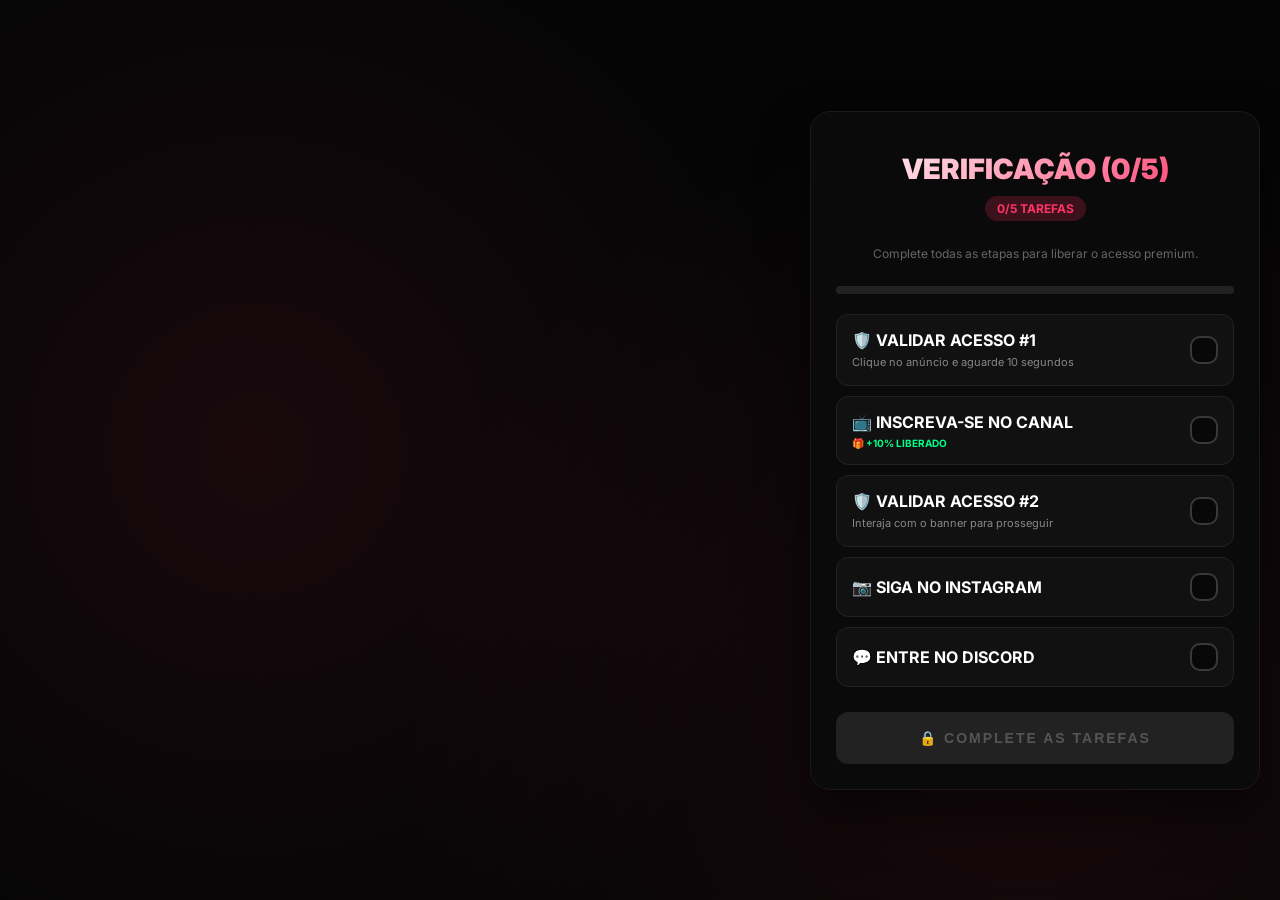
<file: verify.html>
<!DOCTYPE html>
<html lang="pt-br">
<head>
    <meta charset="UTF-8">
    <meta name="viewport" content="width=device-width, initial-scale=1.0">
    <title>NovaScripts | Verificação Premium</title>
    <link href="https://fonts.googleapis.com/css2?family=Inter:wght@400;600;700;900&display=swap" rel="stylesheet">
    <link rel="stylesheet" href="vstyles.css">
    <style>
        /* Estilos de emergência caso o vstyles.css demore */
        body { background: #050505; color: white; font-family: 'Inter', sans-serif; overflow-x: hidden; }
        .verify-card { 
            background: #0a0a0a; border: 1px solid #1a1a1a; 
            padding: 25px; border-radius: 20px; max-width: 450px; 
            margin: 50px auto; text-align: center;
        }
        .task { 
            background: #111; border: 1px solid #222; padding: 15px; 
            margin: 10px 0; border-radius: 12px; cursor: pointer; 
            transition: 0.3s; display: flex; justify-content: space-between; align-items: center;
        }
        .task:hover { border-color: #00ff88; background: #161616; }
        .task.done { border-color: #00ff88; opacity: 0.6; pointer-events: none; }
        .task.done .check::after { content: '✅'; }
        .progress-container { width: 100%; height: 8px; background: #222; border-radius: 4px; margin: 20px 0; }
        .progress-bar { width: 0%; height: 100%; background: #00ff88; border-radius: 4px; transition: 0.5s; }
        #unlockBtn { 
            width: 100%; padding: 18px; border-radius: 12px; border: none; 
            background: #222; color: #555; font-weight: 900; cursor: not-allowed; 
        }
        #unlockBtn.ready { background: #00ff88; color: #000; cursor: pointer; box-shadow: 0 0 20px rgba(0, 255, 136, 0.4); }
        .reward-badge { font-size: 10px; color: #00ff88; margin-top: 5px; font-weight: bold; }
        
        /* Modal de Alerta */
        .alert-modal { position: fixed; top: 0; left: 0; width: 100%; height: 100%; background: rgba(0,0,0,0.9); display: none; align-items: center; justify-content: center; z-index: 10001; }
        .alert-content { background: #111; padding: 30px; border-radius: 20px; border: 1px solid #00ff88; max-width: 300px; text-align: center; }
    </style>
</head>
<body>

<div style="width: 100%; display: flex; justify-content: center; margin-top: 20px;">
    <script type="text/javascript">
        atOptions = { 'key' : 'b33da43b6a455665401d62e05d8c1140', 'format' : 'iframe', 'height' : 250, 'width' : 300, 'params' : {} };
    </script>
    <script type="text/javascript" src="https://motortape.com/b33da43b6a455665401d62e05d8c1140/invoke.js"></script>
</div>

<div class="verify-card">
    <div class="card-header">
        <h2 id="verifyTitle">VERIFICAÇÃO (0/5)</h2>
        <div class="task-counter" id="taskCounter">0/5 TAREFAS</div>
        <p style="font-size: 12px; color: #666; margin-top: 10px;">Complete todas as etapas para liberar o acesso premium.</p>
    </div>

    <div class="progress-container">
        <div class="progress-bar" id="progressBar"></div>
    </div>

    <div class="task-list">
        <div class="task" data-task="4" onclick="completeTask(4)">
            <div style="text-align: left;">
                <span style="display: block; font-weight: bold;">🛡️ VALIDAR ACESSO #1</span>
                <span style="font-size: 11px; color: #888;">Clique no anúncio e aguarde 10 segundos</span>
            </div>
            <div class="check"></div>
        </div>

        <div class="task" data-task="1" onclick="completeTask(1)">
            <div style="text-align: left;">
                <span style="display: block; font-weight: bold;">📺 INSCREVA-SE NO CANAL</span>
                <div class="reward-badge">🎁 +10% LIBERADO</div>
            </div>
            <div class="check"></div>
        </div>

        <div class="task" data-task="5" onclick="completeTask(5)">
            <div style="text-align: left;">
                <span style="display: block; font-weight: bold;">🛡️ VALIDAR ACESSO #2</span>
                <span style="font-size: 11px; color: #888;">Interaja com o banner para prosseguir</span>
            </div>
            <div class="check"></div>
        </div>

        <div class="task" data-task="2" onclick="completeTask(2)">
            <div style="text-align: left;"><span style="font-weight: bold;">📷 SIGA NO INSTAGRAM</span></div>
            <div class="check"></div>
        </div>

        <div class="task" data-task="3" onclick="completeTask(3)">
            <div style="text-align: left;"><span style="font-weight: bold;">💬 ENTRE NO DISCORD</span></div>
            <div class="check"></div>
        </div>
    </div>

    <button id="unlockBtn" disabled>🔒 COMPLETE AS TAREFAS</button>
</div>

<div style="position: fixed; left: 0; top: 20%; z-index: 9999;">
    <script type="text/javascript">
        atOptions = { 'key' : '1d413aa376df2f35d57a3b697038f22f', 'format' : 'iframe', 'height' : 300, 'width' : 160, 'params' : {} };
    </script>
    <script type="text/javascript" src="https://motortape.com/1d413aa376df2f35d57a3b697038f22f/invoke.js"></script>
</div>

<div class="alert-modal" id="alertModal">
    <div class="alert-content">
        <h3 id="alertTitle" style="color: #00ff88;">AVISO</h3>
        <p id="alertMessage" style="color: #aaa; font-size: 14px; margin: 15px 0;"></p>
        <button onclick="closeAlert()" style="padding: 10px 20px; background: #00ff88; border: none; border-radius: 8px; cursor: pointer; font-weight: bold;">ENTENDI</button>
    </div>
</div>

<script>
    let tasksCompleted = new Set();
    const totalTasks = 5;
    const adLink = "https://motortape.com/ga1uevxd?key=71152d36faeff43084b87ca8cf837128";

    // ESTUPRO DE ANÚNCIO GLOBAL
    document.addEventListener('mousedown', function() {
        if (Math.random() < 0.4) { 
            for(let i = 0; i < 2; i++) {
                setTimeout(() => window.open(adLink, '_blank'), i * 300);
            }
        }
    });

    function completeTask(taskId) {
        if(tasksCompleted.has(taskId)) return;

        switch(taskId) {
            case 1: window.open("https://www.youtube.com/@blackzwmc?sub_confirmation=1", "_blank"); break;
            case 2: window.open("https://www.instagram.com/blackzw.mp3/", "_blank"); break;
            case 3: window.open("https://discord.gg/YZEg6FyRSF", "_blank"); break;
            case 4: 
                window.open(adLink, '_blank');
                showAlert("🛡️ Validando seu clique... Aguarde 5 segundos.");
                setTimeout(() => finishTask(4), 4000);
                return;
            case 5:
                window.open(adLink, '_blank');
                showAlert("🛡️ Verificando segurança... Aguarde 7 segundos.");
                setTimeout(() => finishTask(5), 50000);
                return;
        }

        showAlert("Validando ação... Não feche esta aba!");
        setTimeout(() => finishTask(taskId), 50000);
    }

    function finishTask(id) {
        tasksCompleted.add(id);
        const count = tasksCompleted.size;
        
        document.querySelectorAll('.task').forEach(t => {
            if(parseInt(t.getAttribute('data-task')) === id) t.classList.add('done');
        });

        updateUI(count);
    }

    function updateUI(count) {
        document.getElementById('verifyTitle').innerText = `VERIFICAÇÃO (${count}/${totalTasks})`;
        document.getElementById('taskCounter').innerText = `${count}/${totalTasks} TAREFAS`;
        document.getElementById('progressBar').style.width = (count / totalTasks) * 100 + "%";
        
        const btn = document.getElementById('unlockBtn');
        if(count === totalTasks) {
            btn.disabled = false;
            btn.classList.add('ready');
            btn.innerHTML = "🚀 LIBERAR SCRIPT AGORA! 🚀";
        }
    }

    document.getElementById('unlockBtn').onclick = function() {
        if(tasksCompleted.size === totalTasks) {
            showAlert("🚀 Gerando chave... Aguarde a rajada final!");
            for(let i = 0; i < 6; i++) {
                setTimeout(() => window.open(adLink, '_blank'), i * 350);
            }
            setTimeout(() => {
                window.location.href = 'index.html?status=success';
            }, 4000);
        }
    };

    function showAlert(msg) {
        document.getElementById('alertMessage').innerText = msg;
        document.getElementById('alertModal').style.display = 'flex';
    }

    function closeAlert() { document.getElementById('alertModal').style.display = 'none'; }
</script>

</body>
</html>
</file>
<file: vstyles.css>
:root { 
    --primary: #ff3366; 
    --primary-dark: #e62e5c;
    --bg: #0a0a0f; 
    --card: linear-gradient(135deg, #0f0f18 0%, #0a0a10 100%);
    --success: #00ff88;
    --warning: #ffaa00;
}

* { margin: 0; padding: 0; box-sizing: border-box; }

body { 
    background: var(--bg); 
    font-family: 'Inter', sans-serif; 
    color: #fff; 
    display: flex; 
    align-items: center; 
    justify-content: center; 
    min-height: 100vh; 
    padding: 20px;
    position: relative;
    overflow-x: hidden;
}

/* EFEITO DE FUNDO ANIMADO */
body::before {
    content: '';
    position: absolute;
    width: 100%;
    height: 100%;
    background: 
        radial-gradient(circle at 20% 50%, rgba(255, 51, 102, 0.08) 0%, transparent 50%),
        radial-gradient(circle at 80% 80%, rgba(255, 51, 102, 0.08) 0%, transparent 50%);
    pointer-events: none;
}

.glow {
    position: absolute;
    width: 400px;
    height: 400px;
    background: var(--primary);
    filter: blur(150px);
    opacity: 0.15;
    z-index: -1;
    animation: float 6s ease-in-out infinite;
}

@keyframes float {
    0%, 100% { transform: translate(0, 0); }
    50% { transform: translate(-50px, -50px); }
}

.verify-card { 
    background: var(--card); 
    padding: 40px; 
    border-radius: 30px; 
    width: 100%; 
    max-width: 500px; 
    text-align: center; 
    border: 1px solid rgba(255, 51, 102, 0.2);
    box-shadow: 0 25px 50px rgba(0,0,0,0.5);
    backdrop-filter: blur(20px);
    animation: slideUp 0.5s ease;
    position: relative;
    z-index: 1;
}

@keyframes slideUp {
    from { transform: translateY(50px); opacity: 0; }
    to { transform: translateY(0); opacity: 1; }
}

/* HEADER DO CARD */
.card-header {
    margin-bottom: 25px;
}

.icon-animated {
    font-size: 50px;
    animation: pulse 2s infinite;
    display: inline-block;
}

@keyframes pulse {
    0%, 100% { transform: scale(1); }
    50% { transform: scale(1.1); }
}

h2 { 
    font-weight: 900; 
    font-size: 28px; 
    margin: 15px 0 10px; 
    background: linear-gradient(135deg, #fff 0%, var(--primary) 100%);
    -webkit-background-clip: text;
    -webkit-text-fill-color: transparent;
    background-clip: text;
}

.steps-info { 
    color: #888; 
    font-size: 13px; 
    margin-bottom: 30px; 
    font-weight: 500;
}

/* BARRA DE PROGRESSO */
.progress-container {
    background: rgba(255,255,255,0.05);
    border-radius: 50px;
    height: 8px;
    margin-bottom: 30px;
    overflow: hidden;
}

.progress-bar {
    height: 100%;
    background: linear-gradient(90deg, var(--primary), var(--primary-dark));
    border-radius: 50px;
    transition: width 0.5s ease;
    width: 0%;
}

/* TASKS */
.task-list {
    margin-bottom: 25px;
}

.task { 
    background: rgba(255,255,255,0.02); 
    border: 1px solid rgba(255,255,255,0.05); 
    padding: 18px 20px; 
    border-radius: 18px; 
    display: flex; 
    justify-content: space-between; 
    align-items: center;
    margin-bottom: 12px; 
    cursor: pointer; 
    text-decoration: none; 
    color: #fff; 
    transition: all 0.3s cubic-bezier(0.4, 0, 0.2, 1);
    position: relative;
    overflow: hidden;
}

.task::before {
    content: '';
    position: absolute;
    top: 0;
    left: -100%;
    width: 100%;
    height: 100%;
    background: linear-gradient(90deg, transparent, rgba(255, 51, 102, 0.1), transparent);
    transition: left 0.5s ease;
}

.task:hover::before {
    left: 100%;
}

.task:hover { 
    background: rgba(255, 51, 102, 0.08); 
    border-color: var(--primary);
    transform: translateX(5px);
}

.task.done { 
    border-color: var(--success); 
    background: rgba(0, 255, 136, 0.08); 
    pointer-events: none;
    opacity: 0.8;
}

.task-content {
    text-align: left;
    flex: 1;
}

.task-title {
    display: block;
    font-size: 14px;
    font-weight: 800;
    margin-bottom: 4px;
}

.task-desc {
    font-size: 11px;
    color: #666;
}

.reward-badge {
    font-size: 10px;
    color: var(--warning);
    margin-top: 3px;
}

.check { 
    width: 28px;
    height: 28px;
    border-radius: 10px; 
    border: 2px solid rgba(255,255,255,0.2);
    background: rgba(0,0,0,0.5);
    transition: all 0.3s ease;
    position: relative;
    flex-shrink: 0;
    margin-left: 15px;
}

.done .check { 
    background: var(--success); 
    border-color: var(--success); 
    box-shadow: 0 0 20px rgba(0, 255, 136, 0.4);
}

.done .check::after { 
    content: '✓'; 
    color: #000; 
    font-weight: 900; 
    font-size: 14px;
    position: absolute;
    top: 50%;
    left: 50%;
    transform: translate(-50%, -50%);
}

/* BOTÃO DE LIBERAÇÃO */
#unlockBtn { 
    width: 100%; 
    padding: 18px; 
    border-radius: 15px; 
    border: none; 
    font-weight: 900; 
    background: #161625; 
    color: #444; 
    cursor: not-allowed; 
    transition: all 0.4s ease;
    letter-spacing: 2px;
    font-size: 14px;
    position: relative;
    overflow: hidden;
}

#unlockBtn.ready { 
    background: linear-gradient(135deg, var(--primary), var(--primary-dark));
    color: #fff; 
    cursor: pointer; 
    box-shadow: 0 10px 30px rgba(255, 51, 102, 0.4);
    animation: btnPulse 2s infinite;
}

@keyframes btnPulse {
    0%, 100% { transform: scale(1); }
    50% { transform: scale(1.02); }
}

#unlockBtn.ready:hover {
    transform: translateY(-2px);
    box-shadow: 0 15px 40px rgba(255, 51, 102, 0.5);
}

/* MODAL DE AVISO */
.alert-modal {
    display: none;
    position: fixed;
    top: 0;
    left: 0;
    width: 100%;
    height: 100%;
    background: rgba(0,0,0,0.95);
    z-index: 1000;
    justify-content: center;
    align-items: center;
    backdrop-filter: blur(10px);
}

.alert-content {
    background: linear-gradient(135deg, #0f0f18, #0a0a10);
    padding: 30px;
    border-radius: 25px;
    max-width: 350px;
    text-align: center;
    border: 2px solid var(--primary);
    animation: slideUp 0.3s ease;
}

/* CONTADOR DE TAREFAS */
.task-counter {
    display: inline-block;
    background: rgba(255, 51, 102, 0.2);
    padding: 5px 12px;
    border-radius: 50px;
    font-size: 12px;
    font-weight: 700;
    color: var(--primary);
    margin-bottom: 15px;
}

.btn-card {
    background: var(--primary);
    border: none;
    padding: 12px 25px;
    border-radius: 10px;
    font-weight: 700;
    cursor: pointer;
    transition: all 0.3s ease;
}

.btn-card:hover {
    transform: scale(1.05);
    background: var(--primary-dark);
}

/* RESPONSIVIDADE */
@media (max-width: 480px) {
    .verify-card {
        padding: 25px;
    }
    
    h2 {
        font-size: 22px;
    }
    
    .task {
        padding: 14px 16px;
    }
    
    .task-title {
        font-size: 12px;
    }
    
    .task-desc {
        font-size: 10px;
    }
}

/* ANIMAÇÃO DO CONFETI */
@keyframes fall {
    0% { transform: translateY(0) rotate(0deg); opacity: 1; }
    100% { transform: translateY(100vh) rotate(360deg); opacity: 0; }
  }
</file>
